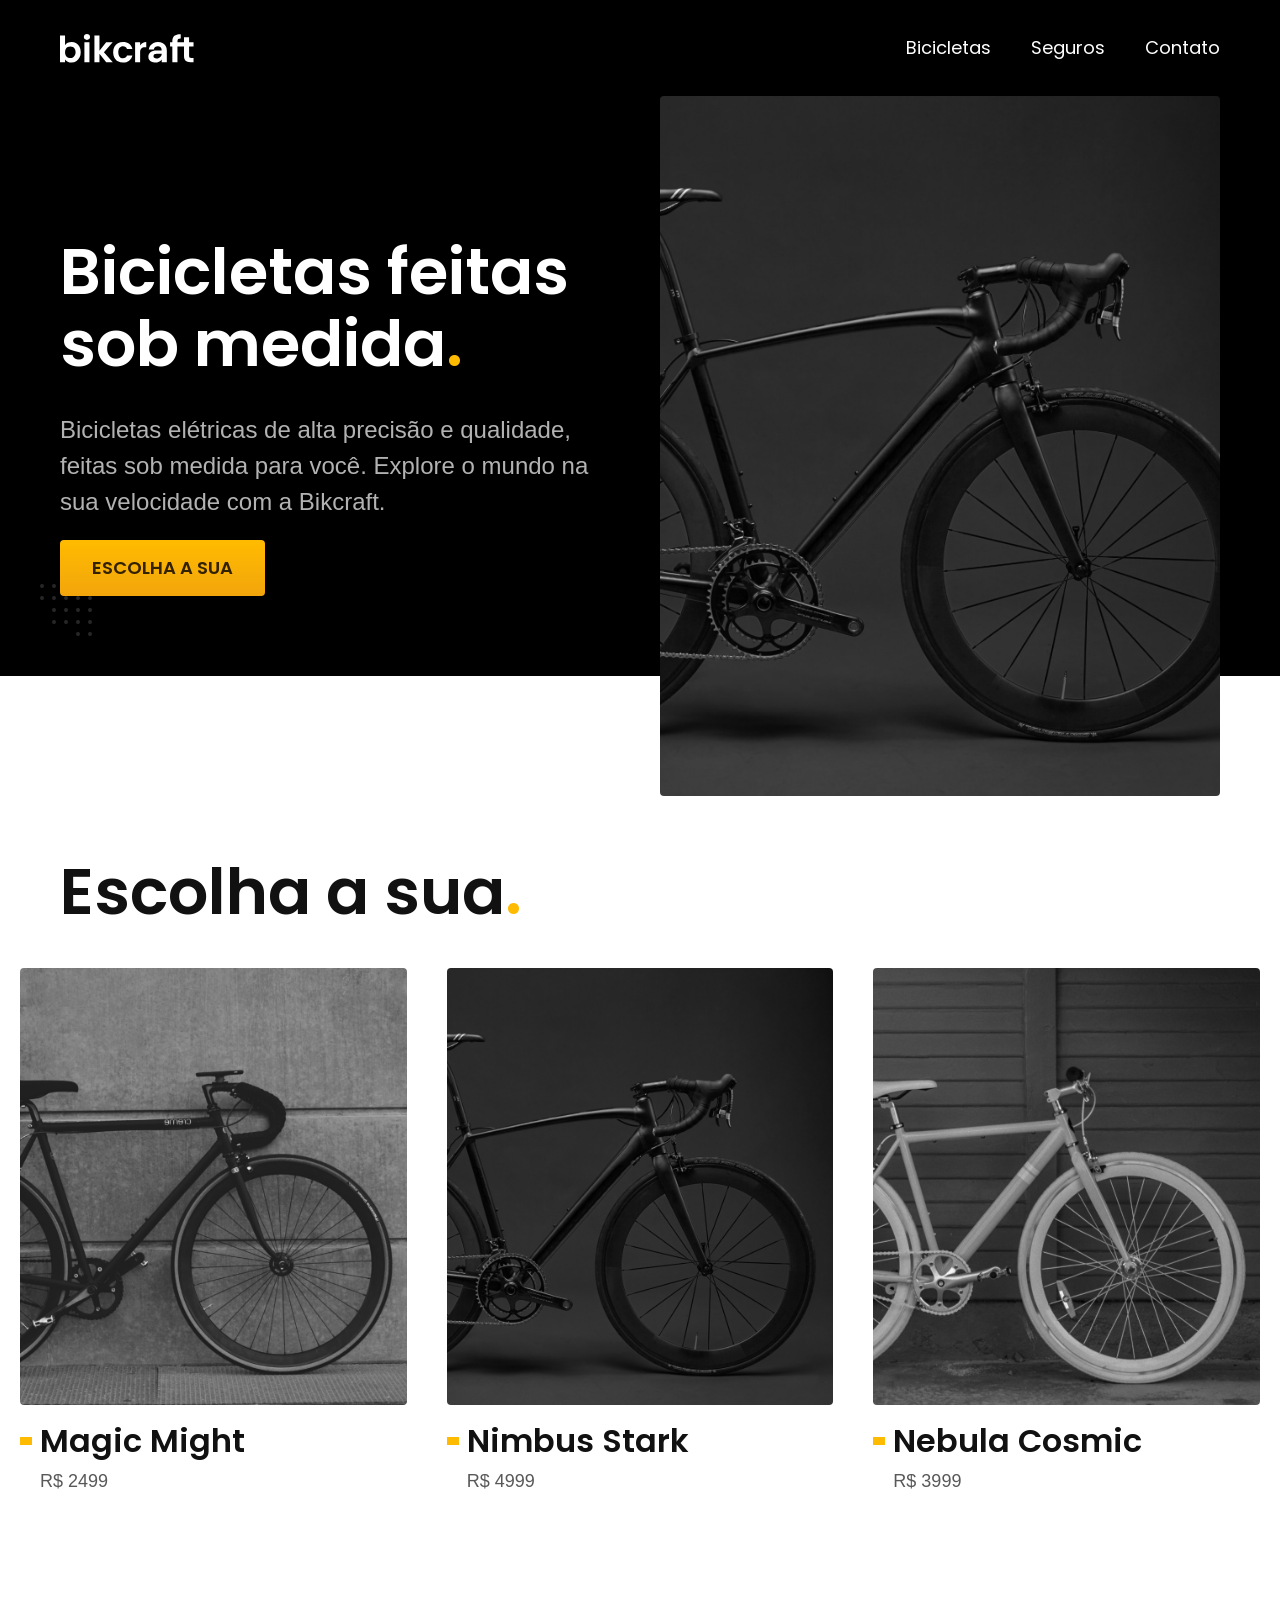
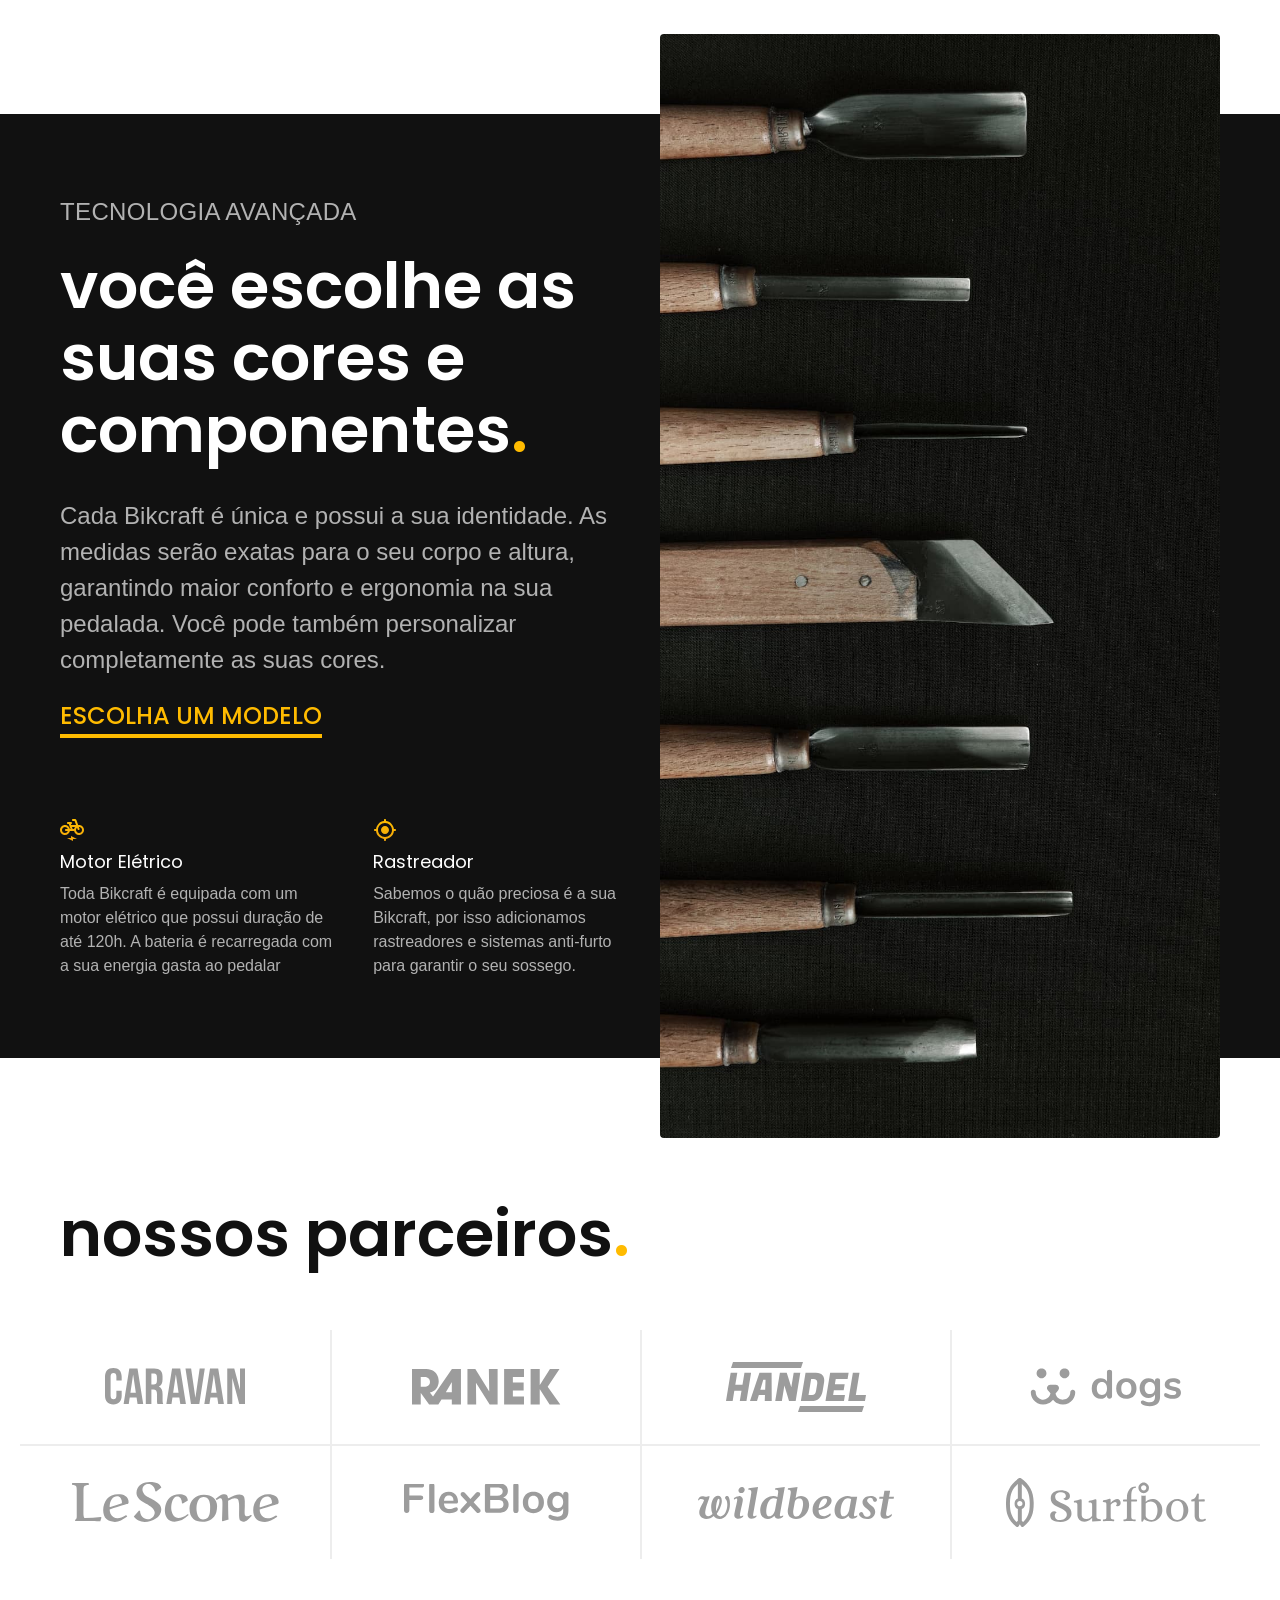
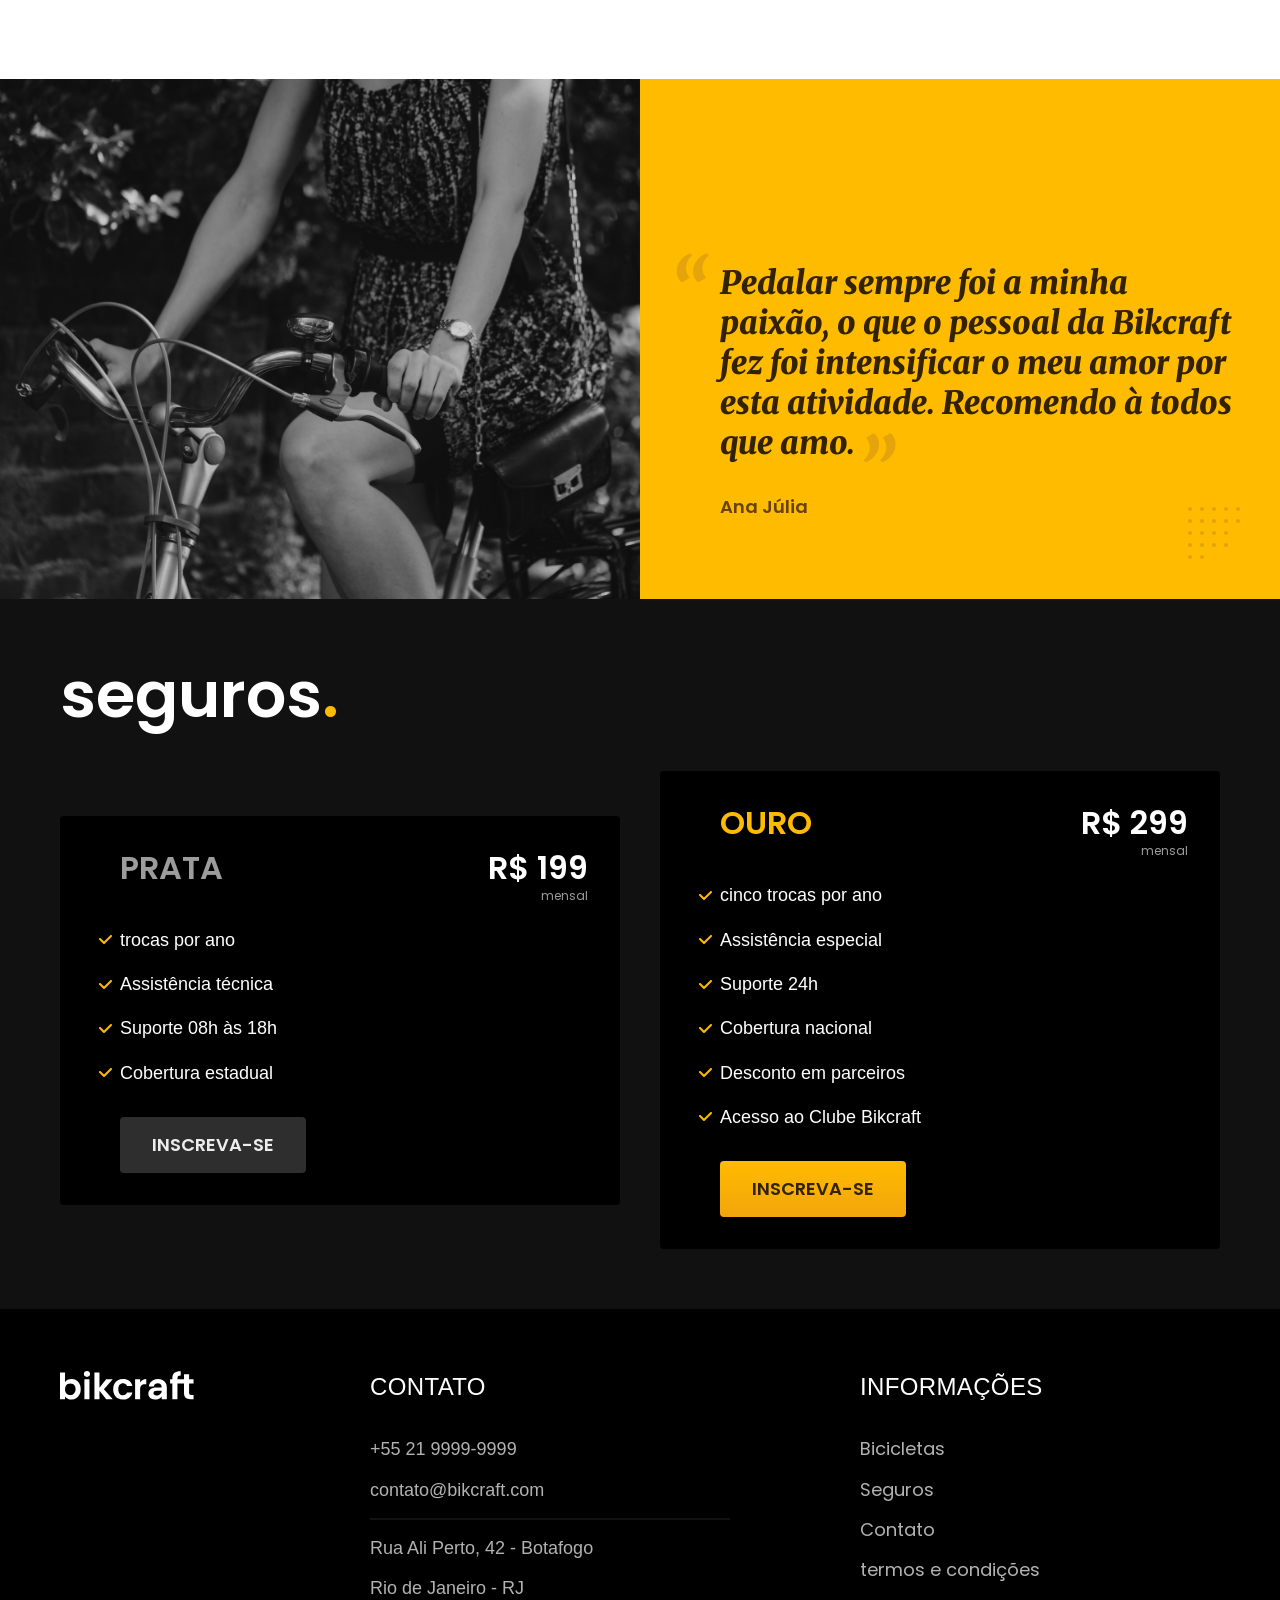
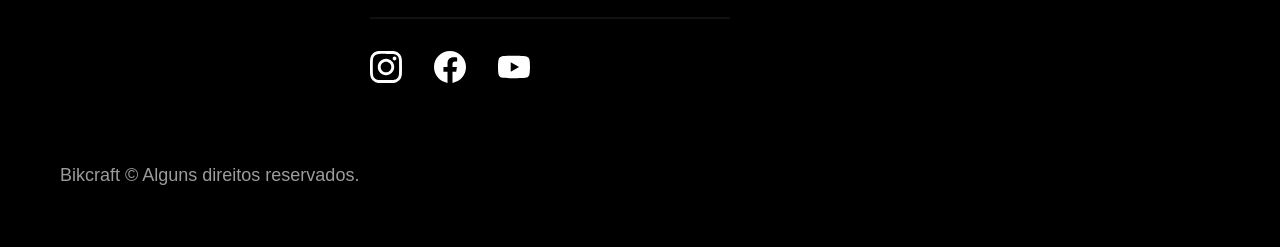
<file: index.html>
<!DOCTYPE html>
<html lang="pt-br">

<head>
    <meta charset="UTF-8">
    <meta name="viewport" content="width=device-width, initial-scale=1.0">
    <title>Bikcraft - Bicicletas Eletricas</title>
    <meta name="description" content="Bicicletas elétricas de alta precisão e qualidade, feitas sob medida para você. 
    Explore o mundo na sua velocidade com a Bikcraft.">

   <link rel="icon" href="./favicon.svg" type="image/svg+xml">

  <link rel="preload" href="./css/style.min.css" as="style">

    <link rel="stylesheet" href="./css/style.min.css">

    <link rel="preconnect" href="https://fonts.googleapis.com">
    <link rel="preconnect" href="https://fonts.gstatic.com" crossorigin>
    <link href="https://fonts.googleapis.com/css2?family=Merriweather:ital,
    wght@1, 900&family=Poppins:wght@400;600& family=Roboto:wght@400;500&
    display=swap" rel="stylesheet">

 <script>document.documentElement.classList.add('js');</script>
</head>

<body>
    <header class="header-bg">
        <div class="header container">
        <a href="./">
            <img src="./img/bikcraft.svg" width="136" height="32" alt="Bikcraft">
        </a>

        <nav aria-label="primaria">
            <ul class="header-menu font-1-m cor-0">
                <li><a href="./bicicletas.html">Bicicletas</a></li>
                <li><a href="./seguros.html">Seguros</a></li>
                <li><a href="./contato.html">Contato</a></li>
            </ul>
        </nav>
        </div>
    </header>

    <main class="introducao-bg">
        <div class="introducao container">
            <div class="introducao-conteudo">
             <h1 class="font-1-xxl cor-0 fadeInDown" data-anime="200">Bicicletas feitas sob medida<span class="cor-p1">.</span></h1>
             <p class="font-2-l cor-5 fadeInDown" data-anime="400">Bicicletas elétricas de alta precisão e qualidade, feitas sob medida para você.
                 Explore o mundo na sua velocidade com a Bikcraft.</p>
                 <a class="botao fadeInDown" data-anime="600"  href="./bicicletas.html">Escolha a sua</a>
            </div>

            <picture data-anime="800" class="fadeInDown">
                <source media="(max-width: 800px)" srcset="./img/bicicletas/nimbus.jpg">
                <img src="./img/fotos/introducao.jpg" width="1280" height="1600" alt="Bicicleta eletrica preta">
            </picture>
            
        </div>
    </main>

    <article class="bicicletas-lista">
    <h2 class="container font-1-xxl">Escolha a sua<span class="cor-p1">.</span></h2>

    <ul>
        <li>
            <a href="./bicicletas/magic.html">
                <img src="./img/bicicletas/magic-home.jpg" width="920" height="1040" alt="bicicleta preta">
                <h3 class="font-1-xl">Magic Might</h3>
                <span class="font-2-m cor-8">R$ 2499</span>
            </a>
        </li>
        <li>
            <a href="./bicicletas/nimbus.html">
                <img src="./img/bicicletas/nimbus-home.jpg" width="920" height="1040" alt="bicicleta preta">
                <h3 class="font-1-xl">Nimbus Stark</h3>
                <span class="font-2-m cor-8">R$ 4999</span>
            </a>
        </li>
        <li>
            <a href="./bicicletas/nebula.html">
                <img src="./img/bicicletas/nebula-home.jpg" width="920" height="1040" alt="bicicleta preta">
                <h3 class="font-1-xl">Nebula Cosmic</h3>
                <span class="font-2-m cor-8">R$ 3999</span>
            </a>
        </li>
    </ul>
    </article>
    
    <article class="tecnologia-bg">
        <div class="tecnologia container">
            <div class="tecnologia-conteudo">
                <span class="font-2-l-b cor-5">Tecnologia Avançada</span>
                <h2 class="font-1-xxl cor-0 ">você escolhe as suas cores e componentes<span class="cor-p1">.</span></h2>
                <p class="font-2-l cor-5">Cada Bikcraft é única e possui a sua identidade.
                   As medidas serão exatas para o seu corpo e altura,
                   garantindo maior conforto e ergonomia na sua pedalada.
                   Você pode também personalizar completamente as suas cores.</p>
                   <a class="link" href="./bicicletas.html">Escolha um modelo</a>
                <div class="tecnologia-vantagens">
                <div>
                    <img src="./img/icones/eletrica.svg" width="24" height="24" alt="">
                    <h3 class="font-1-m cor-0">Motor Elétrico</h3>
                    <p class="font-2-s cor-5">Toda Bikcraft é equipada com um motor elétrico que possui duração de até 120h.
                            A bateria é recarregada com a sua energia gasta ao pedalar</p>
                    </div>
                    <div>
                        <img src="./img/icones/rastreador.svg" width="24" height="24" alt="">
                        <h3 class="font-1-m cor-0">Rastreador</h3>
                        <p class="font-2-s cor-5">Sabemos o quão preciosa é a sua Bikcraft,
                                por isso adicionamos rastreadores e sistemas
                                anti-furto para garantir o seu sossego.</p>
                        </div>
                    </div>
                    </div>
                <div class="tecnologia-imagem">
                    <img src="./img/fotos/tecnologia.jpg" width="1200" height="1920" alt="">
                </div>
        </div>
    </article>

    <section class="parceiros" aria-label="Nossos parceiros">
        <h2 class="container font-1-xxl">nossos parceiros<span class="cor-p1">.</span></h2>
   
    <ul>
        <li><img src="./img/parceiros/caravan.svg" width="140" height="38" alt="caravan"></li>
        <li><img src="./img/parceiros/ranek.svg" width="149" height="36" alt="ranek"></li>
        <li><img src="./img/parceiros/handel.svg" width="140" height="50" alt="handel"></li>
        <li><img src="./img/parceiros/dogs.svg" width="152" height="39" alt="dogs"></li>
        <li><img src="./img/parceiros/lescone.svg" width="208" height="41" alt="lescone"></li>
        <li><img src="./img/parceiros/flexblog.svg" width="165" height="38" alt="flexblog"></li>
        <li><img src="./img/parceiros/wildbeast.svg" width="196" height="34" alt="wildbeast"></li>
        <li><img src="./img/parceiros/surfbot.svg" width="200" height="49" alt="surfbot"></li>
    </ul>
    </section>

    <section class="depoimento" aria-label="Depoimento">
        <div>
            <img src="./img/fotos/depoimento.jpg" width="1560" height="1360" alt="pessoa pedalando uma bicicleta bikcraft">
        </div>
        <div class="depoimento-conteudo">
            <blockquote class="font-1-xl cor-p5">
                <p>Pedalar sempre foi a minha paixão, o que o pessoal da Bikcraft fez
                     foi intensificar o meu amor por esta atividade. Recomendo à todos que amo.</p>
            </blockquote>
            <span class="font-1-m-b cor-p4">Ana Júlia</span>
        </div>
    </section>

    <article class="seguros-bg">
        <div class="seguros container">
          <h2 class="font-1-xxl cor-0 ">seguros<span class="cor-p1">.</span></h2>
          <div class="seguros-item">
            <h3 class="font-1-xl cor-6">PRATA</h3>
            <span class="font-1-xl cor-0">R$ 199 <span class="font-1-xs cor-6">mensal</span></span>
            <ul class="font-2-m cor-0">
                <li> trocas por ano </li> 
                <li> Assistência técnica </li>
                <li> Suporte 08h às 18h </li>
                <li> Cobertura estadual </li>
            </ul>
            <a class="botao secundario" href="./orcamento.html">Inscreva-se</a>
          </div>

        <div class="seguros-item">
            <h3 class="font-1-xl cor-p1">OURO</h3>
            <span class="font-1-xl cor-0">R$ 299 <span class="font-1-xs cor-6">mensal</span></span>
            <ul class="font-2-m cor-0">
                <li> cinco trocas por ano </li> 
                <li> Assistência especial </li>
                <li> Suporte 24h </li>
                <li> Cobertura nacional</li>
                <li> Desconto em parceiros</li>
                <li> Acesso ao Clube Bikcraft</li>
            </ul>
            <a class="botao" href="./orcamento.html">Inscreva-se</a>
          </div>
        </div>
    </article>

    <footer class="footer-bg">
        <div class="footer container">
            <img src="./img/bikcraft.svg" width="136" height="32" alt="Bikcraft">
            <div class="footer-contato">
                <h3 class="font-2-l-b cor-0">Contato</h3>
                <ul class="font-2-m cor-5">
                    <li><a href="tel:+552199999999">+55 21 9999-9999</a></li>
                    <li><a href="mailto:contato@bikcraft.com">contato@bikcraft.com</a></li>
                    <li>Rua Ali Perto, 42 - Botafogo</li>
                    <li>Rio de Janeiro - RJ</li>
                </ul>
                <div class="footer-redes">
                    <a href="./">
                        <img src="./img/redes/instagram.svg" width="32" height="32" alt="instagram">
                    </a>
                    <a href="./">
                        <img src="./img/redes/facebook.svg" width="32" height="32" alt="Facebook">
                    </a>
                    <a href="./">
                        <img src="./img/redes/youtube.svg" width="32" height="32" alt="Youtube">
                    </a>
                </div>
            </div>
                <div class="footer-informacoes">
                    <h3 class="font-2-l-b cor-0">Informações</h3>
                    <nav>
                        <ul class="font-1-m cor-5">
                            <li><a href="./bicicletas.html">Bicicletas</a></li>
                            <li><a href="./seguros.html">Seguros</a></li>
                            <li><a href="./contato.html">Contato</a></li>
                            <li><a href="./termos.html">termos e condições</a></li>
                        </ul>
                    </nav>
            </div>
            <p class="footer-copy font-2-m cor-6">Bikcraft © Alguns direitos reservados.</p>
        </div>
    </footer>

    <script src="./js/plugins/simple-anime.js"></script>
    <script src="./js/script.js"></script>
</body>

</html>
</file>
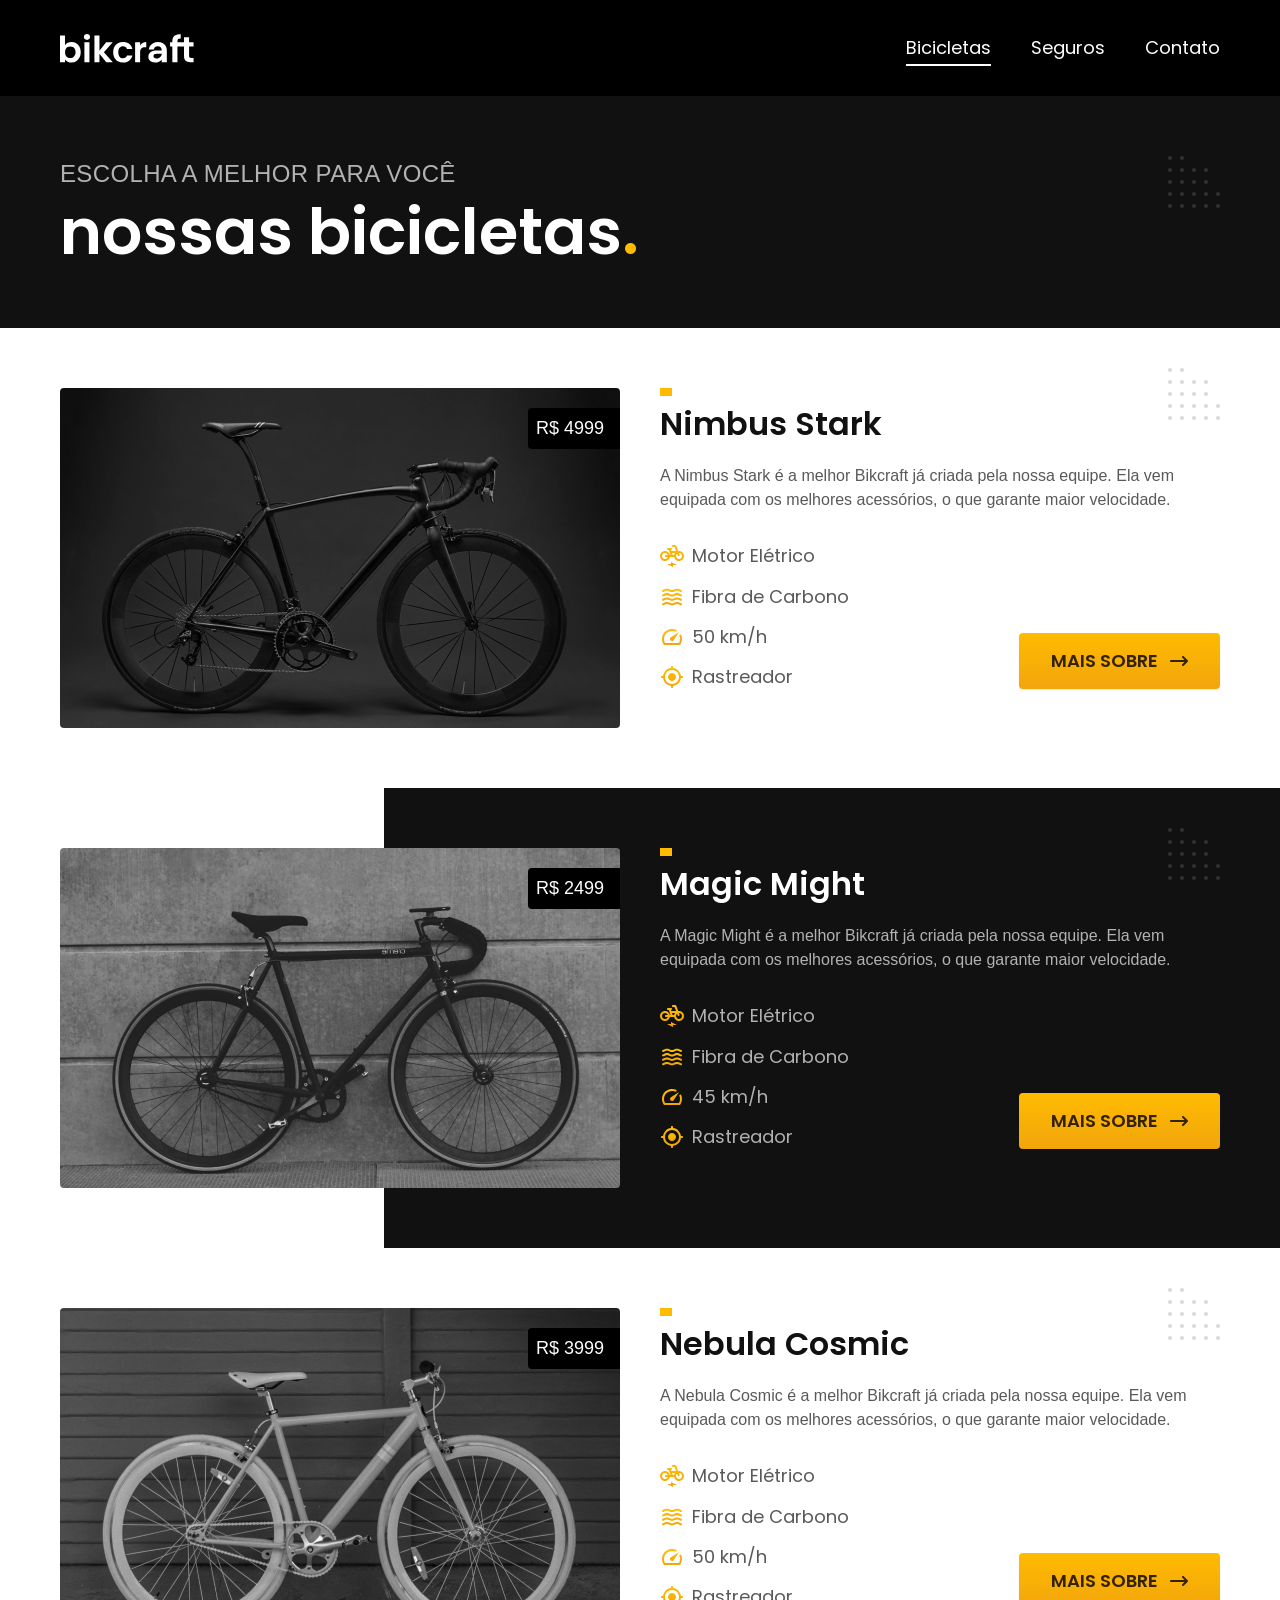
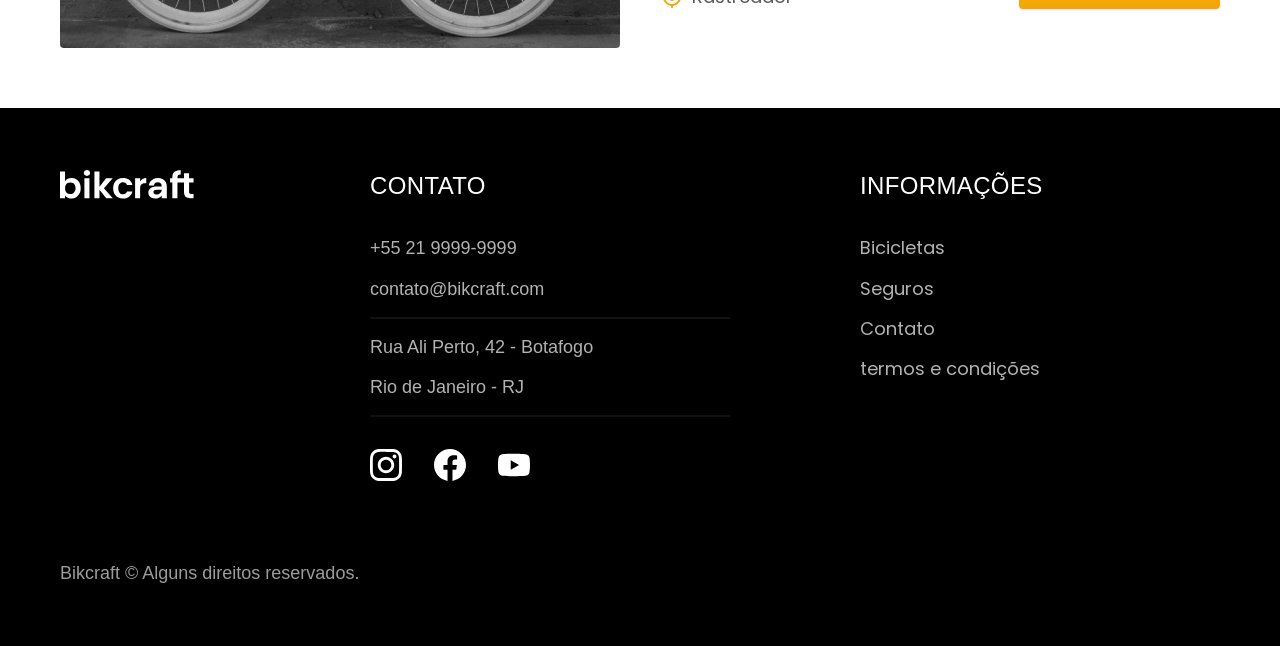
<file: bicicletas.html>
<!DOCTYPE html>
<html lang="pt-br">

<head>
    <meta charset="UTF-8">
    <meta name="viewport" content="width=device-width, initial-scale=1.0">
    <title>Bicicletas</title>
    <meta name="description" content="Bicicletas">

   <link rel="icon" href="./favicon.svg" type="image/svg+xml">

  <link rel="preload" href="./css/style.min.css" as="style">

    <link rel="stylesheet" href="./css/style.min.css">

    <link rel="preconnect" href="https://fonts.googleapis.com">
    <link rel="preconnect" href="https://fonts.gstatic.com" crossorigin>
    <link href="https://fonts.googleapis.com/css2?family=Merriweather:ital,
    wght@1, 900&family=Poppins:wght@400;600& family=Roboto:wght@400;500&
    display=swap" rel="stylesheet">

 <script>document.documentElement.classList.add('js');</script>
</head>
<body id="bicicletas">
    <header class="header-bg">
        <div class="header container">
        <a href="./">
            <img src="./img/bikcraft.svg" alt="Bikcraft">
        </a>

        <nav aria-label="primaria">
            <ul class="header-menu font-1-m cor-0">
                <li><a href="./bicicletas.html">Bicicletas</a></li>
                <li><a href="./seguros.html">Seguros</a></li>
                <li><a href="./contato.html">Contato</a></li>
            </ul>
        </nav>
        </div>
    </header>

    <main>
        <div class="titulo-bg">
            <div class="titulo container">
                <p class="font-2-l-b cor-5">Escolha a melhor para você</p>
                <h1 class="font-1-xxl cor-0">nossas bicicletas<span class="cor-p1">.</span></h1>
            </div> 
        
        </div>
    
            <div class="bicicletas container">
                <div class="bicicletas-imagem">
                    <img src="./img/bicicletas/nimbus.jpg" alt="Bicicleta preta">
                    <span class="font-2-m cor-0">R$ 4999</span>
                </div>
                <div class="bicicletas-conteudo">
                    <h2 class="font-1-xl">Nimbus Stark</h2>
                    <p class="font-2-s cor-8">A Nimbus Stark é a melhor Bikcraft já criada pela nossa equipe. 
                        Ela vem equipada com os melhores acessórios, o que garante maior velocidade.</p>
                    <ul class="font-1-m cor-8">
                        <li>
                            <img src="./img/icones/eletrica.svg" alt="">
                            Motor Elétrico
                        </li>
                           <li>
                            <img src="./img/icones/carbono.svg" alt="">
                            Fibra de Carbono
                        </li>
                           <li>
                            <img src="./img/icones/velocidade.svg" alt="">
                            50 km/h
                        </li>
                           <li>
                            <img src="./img/icones/rastreador.svg" alt="">
                            Rastreador
                        </li>
                    </ul>
                    <a class="botao seta" href="./bicicletas/nimbus.html">Mais Sobre</a>
                </div>
            </div>

        <div class="bicicletas-bg">
            <div class="bicicletas container">
                <div class="bicicletas-imagem">
                    <img src="./img/bicicletas/magic.jpg" alt="Bicicleta preta">
                    <span class="font-2-m cor-0">R$ 2499</span>
                </div>
                <div class="bicicletas-conteudo">
                    <h2 class="font-1-xl cor-0">Magic Might</h2>
                    <p class="font-2-s cor-5">A Magic Might é a melhor Bikcraft já criada pela nossa equipe. 
                        Ela vem equipada com os melhores acessórios, o que garante maior velocidade.</p>
                    <ul class="font-1-m cor-5">
                        <li>
                            <img src="./img/icones/eletrica.svg" alt="">
                            Motor Elétrico
                        </li>
                           <li>
                            <img src="./img/icones/carbono.svg" alt="">
                            Fibra de Carbono
                        </li>
                           <li>
                            <img src="./img/icones/velocidade.svg" alt="">
                            45 km/h
                        </li>
                           <li>
                            <img src="./img/icones/rastreador.svg" alt="">
                            Rastreador
                        </li>
                    </ul>
                    <a class="botao seta" href="./bicicletas/magic.html">Mais Sobre</a>
                </div>
            </div>
        </div>
       
            <div class="bicicletas container">
                <div class="bicicletas-imagem">
                    <img src="./img/bicicletas/nebula.jpg" alt="Bicicleta preta">
                    <span class="font-2-m cor-0">R$ 3999</span>
                </div>
                <div class="bicicletas-conteudo">
                    <h2 class="font-1-xl">Nebula Cosmic</h2>
                    <p class="font-2-s cor-8">A Nebula Cosmic é a melhor Bikcraft já criada pela nossa equipe. 
                        Ela vem equipada com os melhores acessórios, o que garante maior velocidade.</p>
                    <ul class="font-1-m cor-8">
                        <li>
                            <img src="./img/icones/eletrica.svg" alt="">
                            Motor Elétrico
                        </li>
                           <li>
                            <img src="./img/icones/carbono.svg" alt="">
                            Fibra de Carbono
                        </li>
                           <li>
                            <img src="./img/icones/velocidade.svg" alt="">
                            50 km/h
                        </li>
                           <li>
                            <img src="./img/icones/rastreador.svg" alt="">
                            Rastreador
                        </li>
                    </ul>
                    <a class="botao seta" href="./bicicletas/nebula.html">Mais Sobre</a>
                </div>
            </div>

    </main>

    <footer class="footer-bg">
        <div class="footer container">
            <img src="./img/bikcraft.svg" alt="Bikcraft">
            <div class="footer-contato">
                <h3 class="font-2-l-b cor-0">Contato</h3>
                <ul class="font-2-m cor-5">
                    <li><a href="tel:+552199999999">+55 21 9999-9999</a></li>
                    <li><a href="mailto:contato@bikcraft.com">contato@bikcraft.com</a></li>
                    <li>Rua Ali Perto, 42 - Botafogo</li>
                    <li>Rio de Janeiro - RJ</li>
                </ul>
                <div class="footer-redes">
                    <a href="./">
                        <img src="./img/redes/instagram.svg" alt="instagram">
                    </a>
                    <a href="./">
                        <img src="./img/redes/facebook.svg" alt="Facebook">
                    </a>
                    <a href="./">
                        <img src="./img/redes/youtube.svg" alt="Youtube">
                    </a>
                </div>
            </div>
                <div class="footer-informacoes">
                    <h3 class="font-2-l-b cor-0">Informações</h3>
                    <nav>
                        <ul class="font-1-m cor-5">
                            <li><a href="./bicicletas.html">Bicicletas</a></li>
                            <li><a href="./seguros.html">Seguros</a></li>
                            <li><a href="./contato.html">Contato</a></li>
                            <li><a href="./termos.html">termos e condições</a></li>
                        </ul>
                    </nav>
            </div>
            <p class="footer-copy font-2-m cor-6">Bikcraft © Alguns direitos reservados.</p>
        </div>
    </footer>

    <script src="./js/script.js"></script>
</body>

</html>
</file>
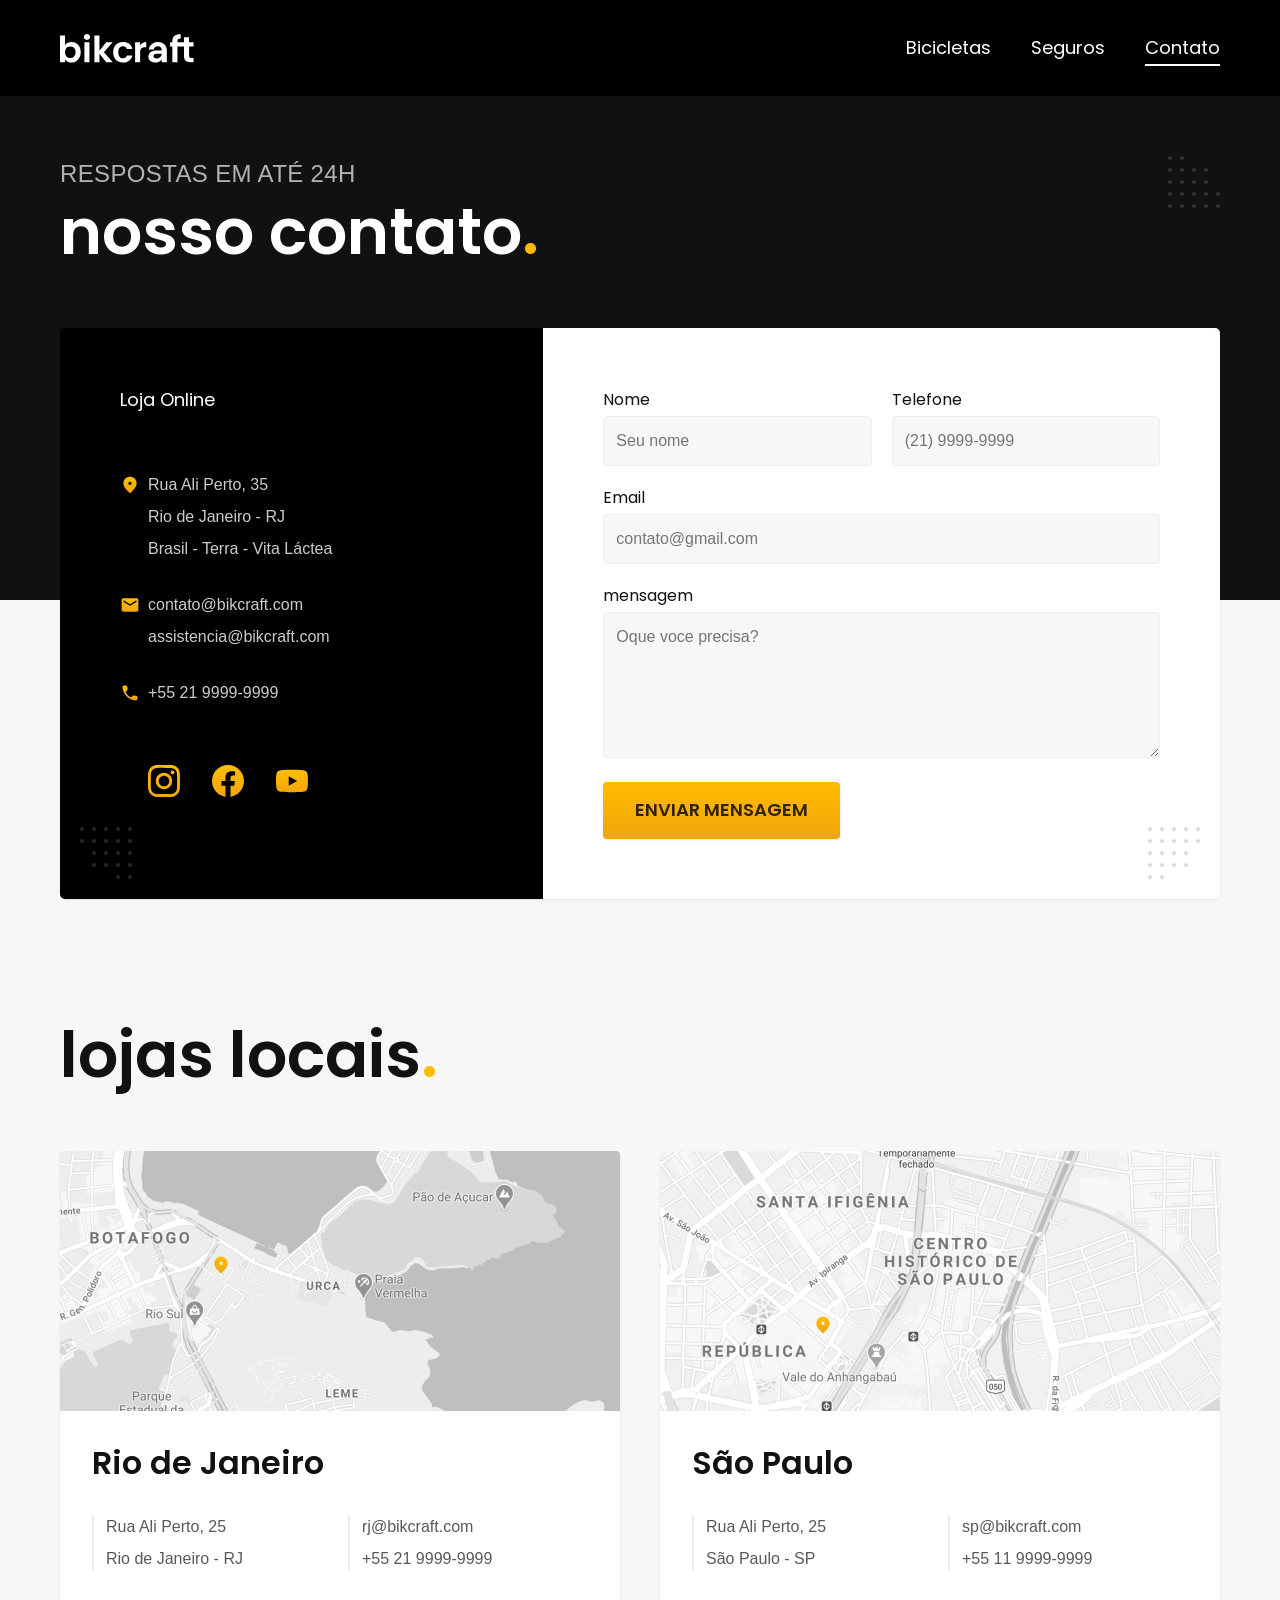
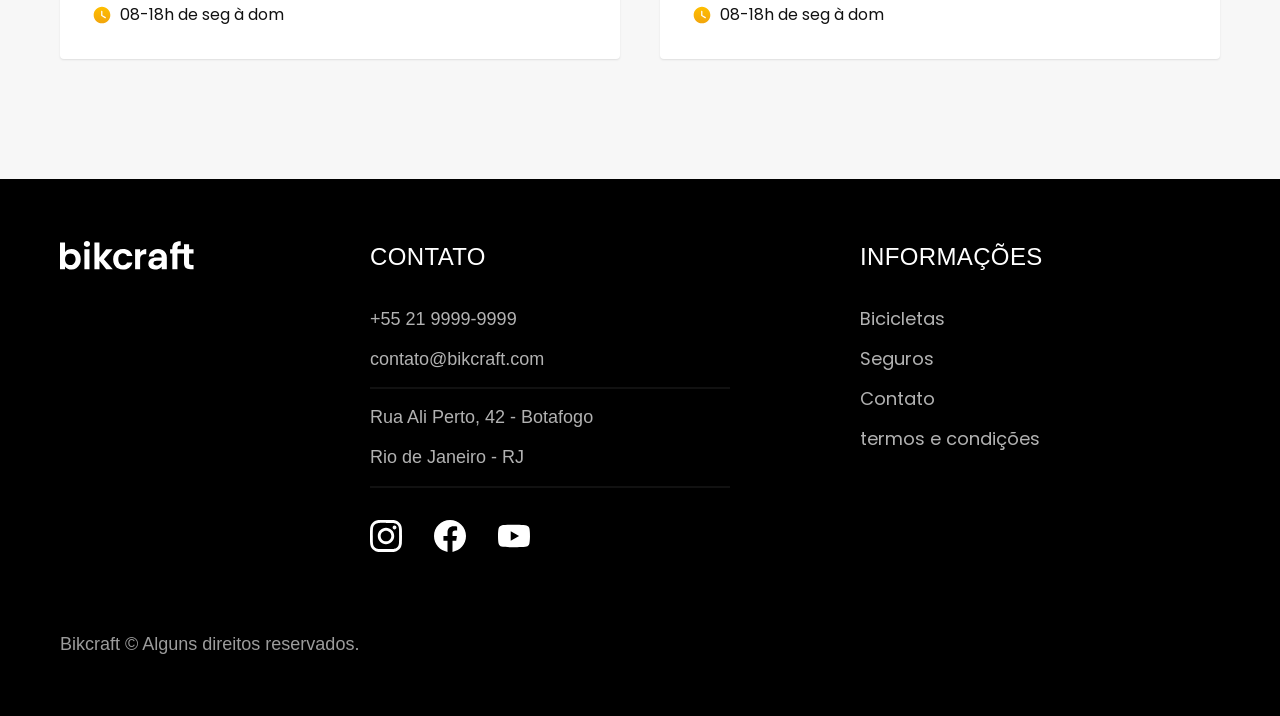
<file: contato.html>
<!DOCTYPE html>
<html lang="pt-br">

<head>
    <meta charset="UTF-8">
    <meta name="viewport" content="width=device-width, initial-scale=1.0">
    <title>Contato Bikcraft</title>
    <meta name="description" content="contato.">

   <link rel="icon" href="./favicon.svg" type="image/svg+xml">

  <link rel="preload" href="./css/style.min.css" as="style">

    <link rel="stylesheet" href="./css/style.min.css">

    <link rel="preconnect" href="https://fonts.googleapis.com">
    <link rel="preconnect" href="https://fonts.gstatic.com" crossorigin>
    <link href="https://fonts.googleapis.com/css2?family=Merriweather:ital,
    wght@1, 900&family=Poppins:wght@400;600& family=Roboto:wght@400;500&
    display=swap" rel="stylesheet">

 <script>document.documentElement.classList.add('js');</script>
</head>
<body id="contato">
    <header class="header-bg">
        <div class="header container">
        <a href="./">
            <img src="./img/bikcraft.svg" alt="Bikcraft">
        </a>

        <nav aria-label="primaria">
            <ul class="header-menu font-1-m cor-0">
                <li><a href="./bicicletas.html">Bicicletas</a></li>
                <li><a href="./seguros.html">Seguros</a></li>
                <li><a href="./contato.html">Contato</a></li>
            </ul>
        </nav>
        </div>
    </header>

    <main>
        <div class="titulo-bg">
            <div class="titulo container">
                <p class="font-2-l-b cor-5">Respostas em até 24h</p>
                <h1 class="font-1-xxl cor-0">nosso contato<span class="cor-p1">.</span></h1>
            </div> 
        </div>
    
    <div class="contato container">
        <section class="contato-dados" aria-label="Endereço">
            <h2 class="font-1-m cor-0">Loja Online</h2>
            <div class="contato-endereco font-2-s cor-4">
                <p>Rua Ali Perto, 35</p>
                <p>Rio de Janeiro - RJ</p>
                <p>Brasil - Terra - Vita Láctea</p>
            </div>
            <address class="contato-meios font-2-s cor-4">
                <a href="mailto:contato@bikcraft.com">contato@bikcraft.com</a>
                <a href="mailto:assistencia@bikcraft.com">assistencia@bikcraft.com</a>
                <a href="tel:+552199999999">+55 21 9999-9999</a>
            </address>
            <div class="contato-redes">
                <a href="./">
                        <img src="./img/redes/instagram-p.svg" alt="instagram">
                    </a>
                    <a href="./">
                        <img src="./img/redes/facebook-p.svg" alt="Facebook">
                    </a>
                    <a href="./">
                        <img src="./img/redes/youtube-p.svg" alt="Youtube">
                 </a>
            </div>
        </section>
        <section class="contato-formulario" aria-label="Formulário">
            <form class="form" action="./contato.html">
                <div>
                    <label for="nome">Nome</label>
                    <input type="text" id="nome" name="nome" placeholder="Seu nome">
                </div>
                <div>
                    <label for="telefone">Telefone</label>
                    <input type="text" id="telefone" name="telefone" placeholder="(21) 9999-9999">
                </div>
                <div class="col-2">
                    <label for="email">Email</label>
                    <input type="email" id="email" name="email" placeholder="contato@gmail.com">
                </div>
                <div class="col-2">
                    <label for="mensagem">mensagem</label>
                    <textarea rows="5" id="mensagem" name="mensagem" placeholder="Oque voce precisa?"
                    ></textarea>
                </div>
                <button class="botao col-2">Enviar mensagem</button>
            </form>
        </section>
    </div>
    </main>

    <article class="lojas container">
        <h2 class="font-1-xxl">lojas locais<span class="cor-p1">.</span></h2>
        <div class="lojas-item">
            <img src="./img/lojas/rj.jpg" alt="mapa marcando o endererco da rua ali perto, 25 - Rio de janeiro - RJ">
        <div class="lojas-conteudo">
        <h3 class="font-1-xl">Rio de Janeiro</h3>
        <div class="lojas-dados font-2-s cor-8">
            <p>Rua Ali Perto, 25</p>
            <p>Rio de Janeiro - RJ</p>
        </div>
         <div class="lojas-dados font-2-s cor-8">
          <a href="mailto:rj@bikcraft.com">rj@bikcraft.com</a>
          <a href="tel:+552199999999">+55 21 9999-9999</a>
        </div>
        <p class="lojas-tempo font-1-s"><img src="./img/icones/horario.svg" alt="">  08-18h de seg à dom</p>
        </div>
        </div>

        <div class="lojas-item">
            <img src="./img/lojas/sp.jpg" alt="mapa marcando o endererco da rua ali perto, 25 - São Paulo - SP">
        <div class="lojas-conteudo">
        <h3 class="font-1-xl">São Paulo</h3>    
        <div class="lojas-dados font-2-s cor-8">
            <p>Rua Ali Perto, 25</p>
            <p>São Paulo - SP</p>
        </div>
         <div class="lojas-dados font-2-s cor-8">
          <a href="mailto:sp@bikcraft.com">sp@bikcraft.com</a>
          <a href="tel:+551199999999">+55 11 9999-9999</a>
        </div>
        <p class="lojas-tempo font-1-s"><img src="./img/icones/horario.svg" alt="">  08-18h de seg à dom</p>
        </div>
        </div>
    </article>

    <footer class="footer-bg">
        <div class="footer container">
            <img src="./img/bikcraft.svg" alt="Bikcraft">
            <div class="footer-contato">
                <h3 class="font-2-l-b cor-0">Contato</h3>
                <ul class="font-2-m cor-5">
                    <li><a href="tel:+552199999999">+55 21 9999-9999</a></li>
                    <li><a href="mailto:contato@bikcraft.com">contato@bikcraft.com</a></li>
                    <li>Rua Ali Perto, 42 - Botafogo</li>
                    <li>Rio de Janeiro - RJ</li>
                </ul>
                <div class="footer-redes">
                    <a href="./">
                        <img src="./img/redes/instagram.svg" alt="instagram">
                    </a>
                    <a href="./">
                        <img src="./img/redes/facebook.svg" alt="Facebook">
                    </a>
                    <a href="./">
                        <img src="./img/redes/youtube.svg" alt="Youtube">
                    </a>
                </div>
            </div>
                <div class="footer-informacoes">
                    <h3 class="font-2-l-b cor-0">Informações</h3>
                    <nav>
                        <ul class="font-1-m cor-5">
                            <li><a href="./bicicletas.html">Bicicletas</a></li>
                            <li><a href="./seguros.html">Seguros</a></li>
                            <li><a href="./contato.html">Contato</a></li>
                            <li><a href="./termos.html">termos e condições</a></li>
                        </ul>
                    </nav>
            </div>
            <p class="footer-copy font-2-m cor-6">Bikcraft © Alguns direitos reservados.</p>
        </div>
    </footer>

    <script src="./js/script.js"></script>
</body>

</html>
</file>
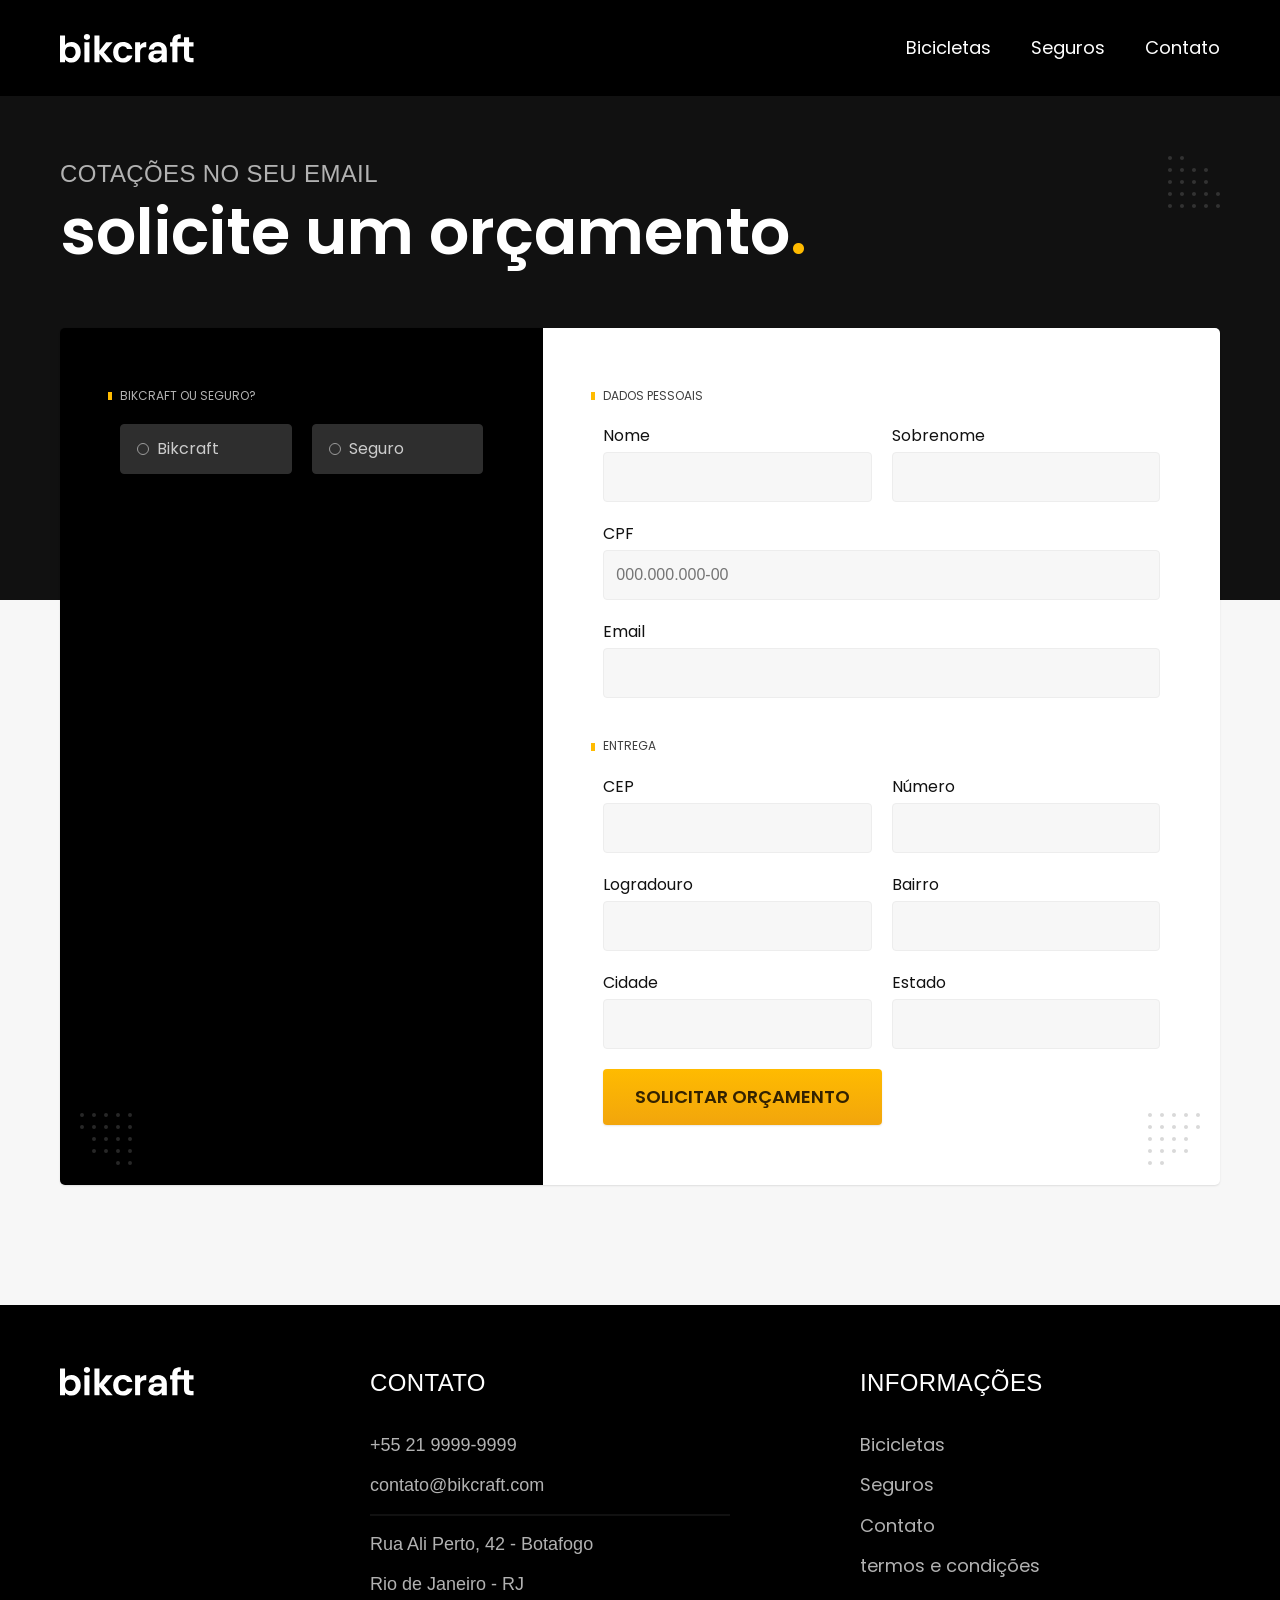
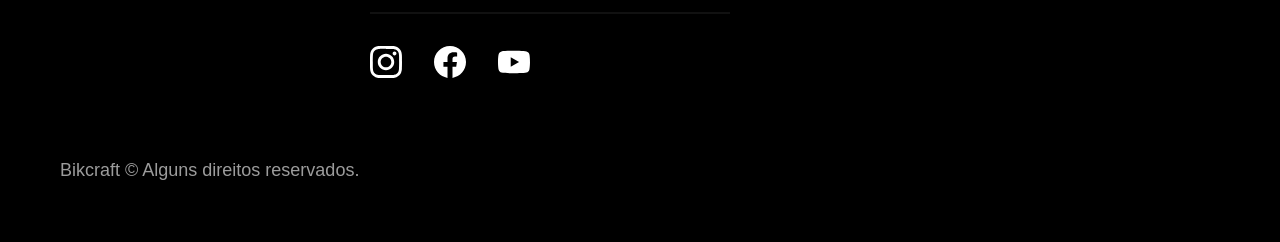
<file: orcamento.html>
<!DOCTYPE html>
<html lang="pt-br">

<head>
    <meta charset="UTF-8">
    <meta name="viewport" content="width=device-width, initial-scale=1.0">
    <title>Orçamento Bikcraft</title>
    <meta name="description" content="Orçamento.">

   <link rel="icon" href="./favicon.svg" type="image/svg+xml">

  <link rel="preload" href="./css/style.min.css" as="style">

    <link rel="stylesheet" href="./css/style.min.css">

    <link rel="preconnect" href="https://fonts.googleapis.com">
    <link rel="preconnect" href="https://fonts.gstatic.com" crossorigin>
    <link href="https://fonts.googleapis.com/css2?family=Merriweather:ital,
    wght@1, 900&family=Poppins:wght@400;600& family=Roboto:wght@400;500&
    display=swap" rel="stylesheet">

 <script>document.documentElement.classList.add('js');</script>
</head>
<body id="orcamento">
    <header class="header-bg">
        <div class="header container">
        <a href="./">
            <img src="./img/bikcraft.svg" alt="Bikcraft">
        </a>

        <nav aria-label="primaria">
            <ul class="header-menu font-1-m cor-0">
                <li><a href="./bicicletas.html">Bicicletas</a></li>
                <li><a href="./seguros.html">Seguros</a></li>
                <li><a href="./contato.html">Contato</a></li>
            </ul>
        </nav>
        </div>
    </header>

    <main>
        <div class="titulo-bg">
            <div class="titulo container">
                <p class="font-2-l-b cor-5">Cotações no seu email</p>
                <h1 class="font-1-xxl cor-0">solicite um orçamento<span class="cor-p1">.</span></h1>
            </div> 
        </div>
    
    <form class="orcamento container" action="./">
        <div class="orcamento-produto">
            <h2 class="font-1-xs cor-5">Bikcraft ou Seguro?</h2>

            <input type="radio" name="tipo" value="bikcraft" id="bikcraft"> 
            <label for="bikcraft">Bikcraft</label>

            <input type="radio" name="tipo" value="seguro" id="seguro"> 
            <label for="seguro">Seguro</label>

        <div class="orcamento-conteudo" id="orcamento-bikcraft">
                <h2 class="font-1-xs cor-5">Escolha a sua</h2>

            <input type="radio" name="produto" value="nimbus" id="nimbus"> 
            <label for="nimbus">Nimbus Stark <span>R$ 4999</span></label>
            <div class="orcamento-detalhes">
                <ul class="font-1-xs cor-8">
                    <li><img src="./img/icones/eletrica.svg" alt="">Motor Elétrico</li>
                    <li><img src="./img/icones/carbono.svg" alt="">Fibra de carbono</li>
                    <li><img src="./img/icones/velocidade.svg" alt="">50 km/h</li>
                    <li><img src="./img/icones/rastreador.svg" alt="">Rastreador</li>
                </ul>
                <img src="./img/bicicletas/nimbus.jpg" alt="Bicicletas preta">
            </div>

            <input type="radio" name="produto" value="magic" id="magic"> 
            <label for="magic">Magic Might <span>R$ 2499</span></label>
              <div class="orcamento-detalhes">
                <ul class="font-1-xs cor-8">
                    <li><img src="./img/icones/eletrica.svg" alt="">Motor Elétrico</li>
                    <li><img src="./img/icones/carbono.svg" alt="">Fibra de carbono</li>
                    <li><img src="./img/icones/velocidade.svg" alt="">45 km/h</li>
                    <li><img src="./img/icones/rastreador.svg" alt="">Rastreador</li>
                </ul>
                <img src="./img/bicicletas/magic.jpg" alt="Bicicletas preta">
            </div>

            <input type="radio" name="produto" value="nebula" id="nebula"> 
            <label for="nebula">Nebula Cosmic <span>R$ 3999</span></label>
              <div class="orcamento-detalhes">
                <ul class="font-1-xs cor-8">
                    <li><img src="./img/icones/eletrica.svg" alt="">Motor Elétrico</li>
                    <li><img src="./img/icones/carbono.svg" alt="">Fibra de carbono</li>
                    <li><img src="./img/icones/velocidade.svg" alt="">40 km/h</li>
                    <li><img src="./img/icones/rastreador.svg" alt="">Rastreador</li>
                </ul>
                <img src="./img/bicicletas/nebula.jpg" alt="Bicicletas branca">
            </div>

        </div>
            
            <div class="orcamento-conteudo" id="orcamento-seguro">
                <h2 class="font-1-xs cor-5">Escolha o plano</h2>

            <input type="radio" name="produto" value="prata" id="prata"> 
            <label for="prata">Prata<span>R$ 199</span></label>

            <input type="radio" name="produto" value="ouro" id="ouro"> 
            <label for="ouro">Ouro<span>R$ 299</span></label>
            </div> 
        </div>

        <div class="orcamento-dados form">
            <h2 class="font-1-xs cor-9 col-2">dados pessoais</h2>
            <div>
                <label for="nome">Nome</label>
                <input type="text" id="nome" name="nome">
            </div>
            <div>
                <label for="sobrenome">Sobrenome</label>
                <input type="text" id="sobrenome" name="sobrenome">
            </div>
            <div class="col-2">
                <label for="cpf">CPF</label>
                <input type="text" id="cpf" name="cpf" placeholder="000.000.000-00">
            </div>
            <div class="col-2">
                <label for="email">Email</label>
                <input type="email" id="email" name="email">
            </div>
            <h2 class="font-1-xs cor-9 col-2">entrega</h2>
             <div>
                <label for="cep">CEP</label>
                <input type="text" id="cep" name="cep">
            </div>

            
             <div>
                <label for="numero">Número</label>
                <input type="text" id="numero" name="numero">
            </div>
             <div>
                <label for="logradouro">Logradouro</label>
                <input type="text" id="logradouro" name="logradouro">
            </div>
             <div>
                <label for="bairro">Bairro</label>
                <input type="text" id="bairro" name="bairro">
            </div>
            <div>
                <label for="cidade">Cidade</label>
                <input type="text" id="cidade" name="cidade">
            </div>
            <div>
                <label for="estado">Estado</label>
                <input type="text" id="estado" name="estado">
            </div>
            <button class="botao col-2">SOLICITAR ORçAMENTO</button>
        </div>
    </form>    
    </main>

    <footer class="footer-bg">
        <div class="footer container">
            <img src="./img/bikcraft.svg" alt="Bikcraft">
            <div class="footer-contato">
                <h3 class="font-2-l-b cor-0">Contato</h3>
                <ul class="font-2-m cor-5">
                    <li><a href="tel:+552199999999">+55 21 9999-9999</a></li>
                    <li><a href="mailto:contato@bikcraft.com">contato@bikcraft.com</a></li>
                    <li>Rua Ali Perto, 42 - Botafogo</li>
                    <li>Rio de Janeiro - RJ</li>
                </ul>
                <div class="footer-redes">
                    <a href="./">
                        <img src="./img/redes/instagram.svg" alt="instagram">
                    </a>
                    <a href="./">
                        <img src="./img/redes/facebook.svg" alt="Facebook">
                    </a>
                    <a href="./">
                        <img src="./img/redes/youtube.svg" alt="Youtube">
                    </a>
                </div>
            </div>
                <div class="footer-informacoes">
                    <h3 class="font-2-l-b cor-0">Informações</h3>
                    <nav>
                        <ul class="font-1-m cor-5">
                            <li><a href="./bicicletas.html">Bicicletas</a></li>
                            <li><a href="./seguros.html">Seguros</a></li>
                            <li><a href="./contato.html">Contato</a></li>
                            <li><a href="./termos.html">termos e condições</a></li>
                        </ul>
                    </nav>
            </div>
            <p class="footer-copy font-2-m cor-6">Bikcraft © Alguns direitos reservados.</p>
        </div>
    </footer>

    <script src="./js/script.js"></script>
</body>

</html>
</file>
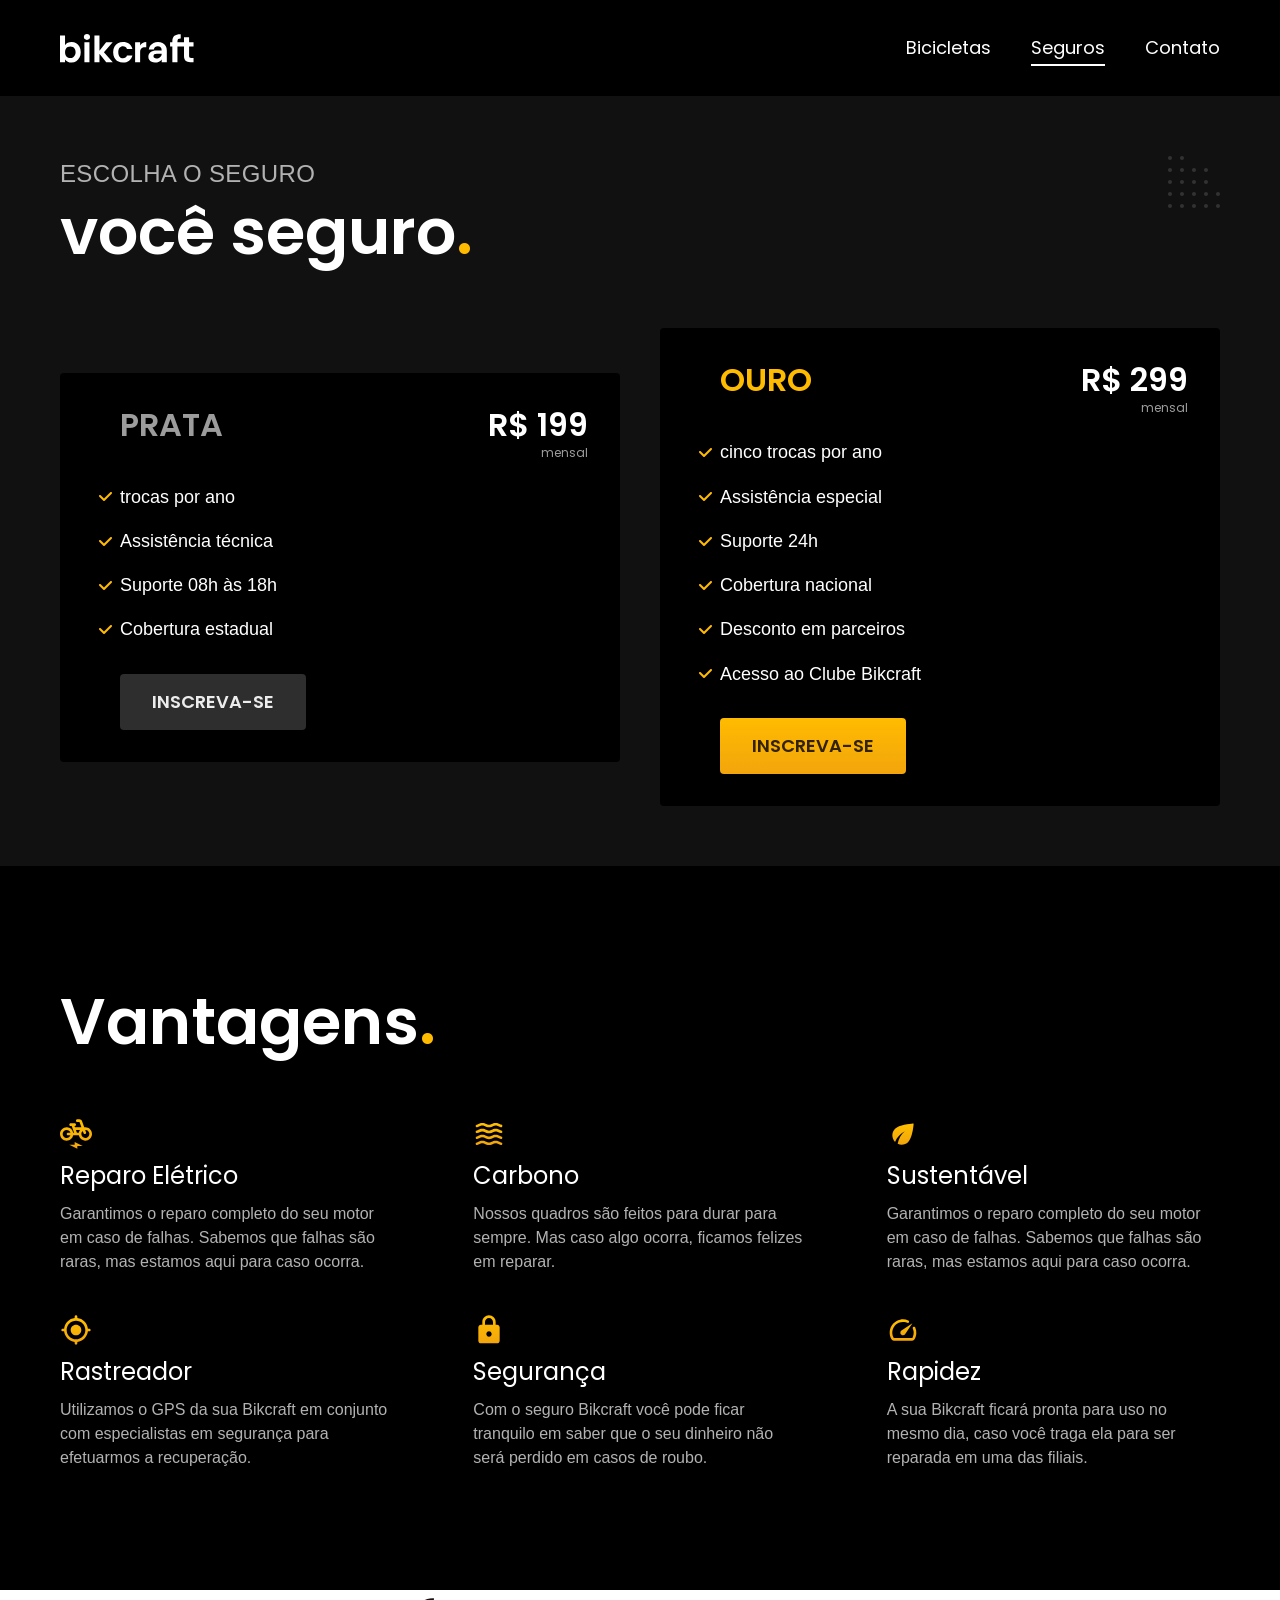
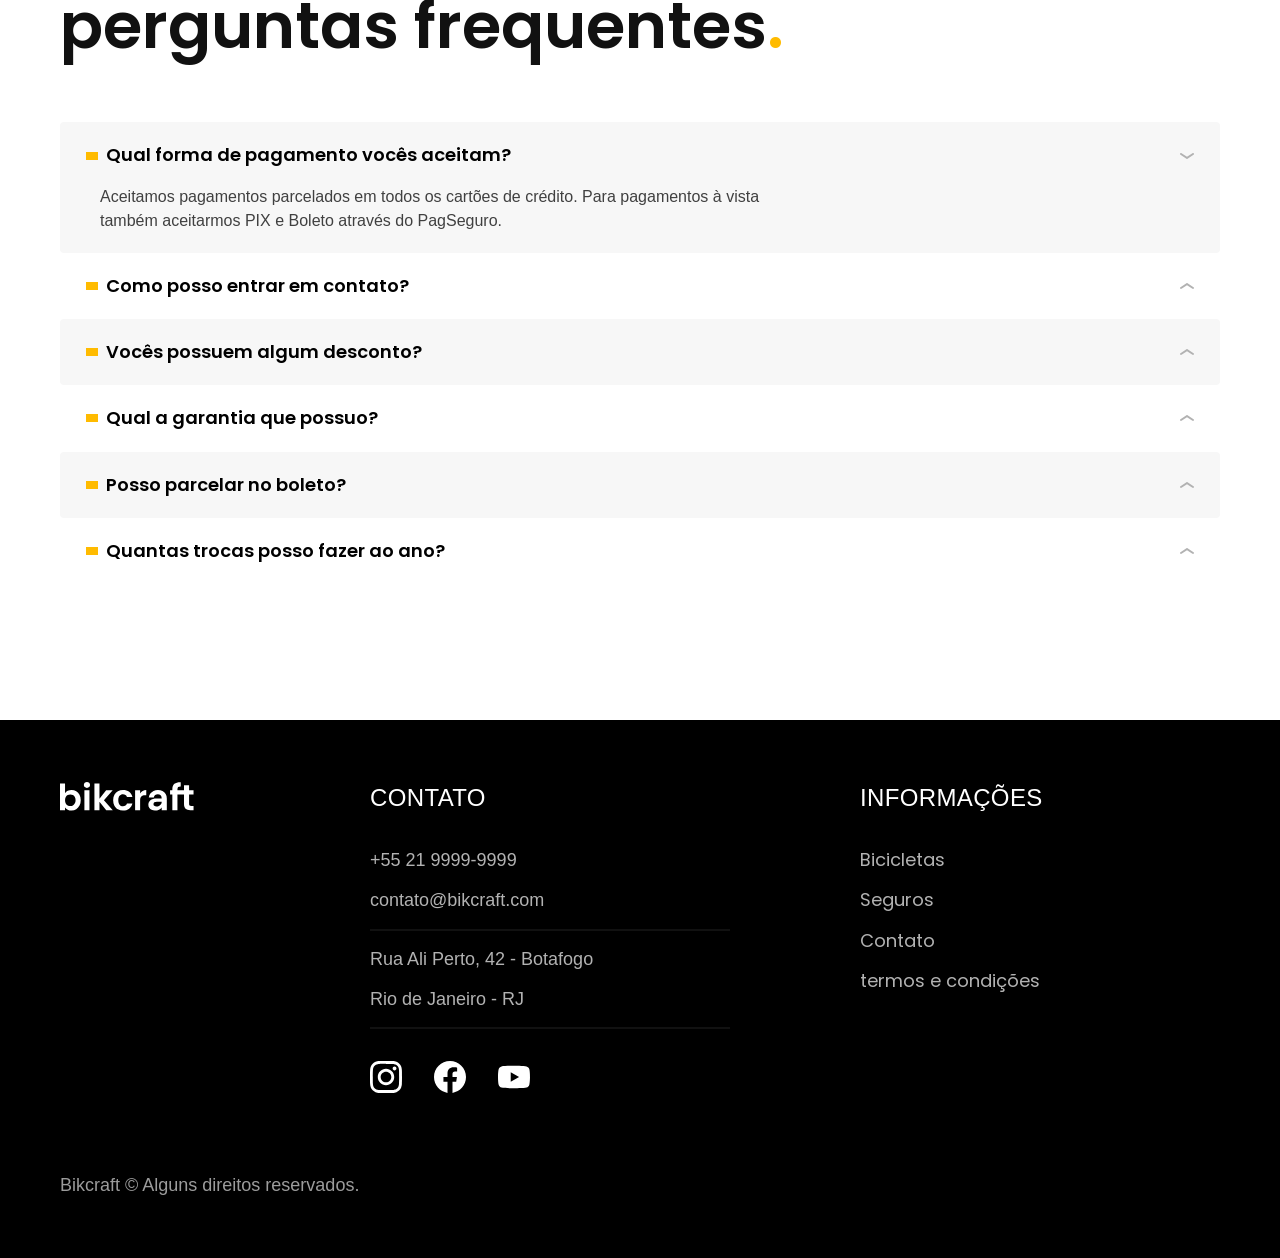
<file: seguros.html>
<!DOCTYPE html>
<html lang="pt-br">

<head>
    <meta charset="UTF-8">
    <meta name="viewport" content="width=device-width, initial-scale=1.0">
    <title>Seguros Bikcraft</title>
    <meta name="description" content="Seguros.">

   <link rel="icon" href="./favicon.svg" type="image/svg+xml">

  <link rel="preload" href="./css/style.min.css" as="style">

    <link rel="stylesheet" href="./css/style.min.css">

    <link rel="preconnect" href="https://fonts.googleapis.com">
    <link rel="preconnect" href="https://fonts.gstatic.com" crossorigin>
    <link href="https://fonts.googleapis.com/css2?family=Merriweather:ital,
    wght@1, 900&family=Poppins:wght@400;600& family=Roboto:wght@400;500&
    display=swap" rel="stylesheet">

 <script>document.documentElement.classList.add('js');</script>
</head>

<body id="seguros">
    <header class="header-bg">
        <div class="header container">
        <a href="./">
            <img src="./img/bikcraft.svg" alt="Bikcraft">
        </a>

        <nav aria-label="primaria">
            <ul class="header-menu font-1-m cor-0">
                <li><a href="./bicicletas.html">Bicicletas</a></li>
                <li><a href="./seguros.html">Seguros</a></li>
                <li><a href="./contato.html">Contato</a></li>
            </ul>
        </nav>
        </div>
    </header>

    <main class="seguros-bg">
        <div class="titulo-bg">
            <div class="titulo container">
                <p class="font-2-l-b cor-5">Escolha o seguro</p>
                <h1 class="font-1-xxl cor-0">você seguro<span class="cor-p1">.</span></h1>
            </div> 
        
        </div>

        <div class="seguros container">
          <div class="seguros-item fadeInLeft" data-anime="200">
            <h3 class="font-1-xl cor-6">PRATA</h3>
            <span class="font-1-xl cor-0">R$ 199 <span class="font-1-xs cor-6">mensal</span></span>
            <ul class="font-2-m cor-0">
                <li> trocas por ano </li> 
                <li> Assistência técnica </li>
                <li> Suporte 08h às 18h </li>
                <li> Cobertura estadual </li>
            </ul>
            <a class="botao secundario" href="./orcamento.html?tipo=seguro&produto=prata">Inscreva-se</a>
          </div>

        <div class="seguros-item fadeInRight" data-anime="400">
            <h3 class="font-1-xl cor-p1">OURO</h3>
            <span class="font-1-xl cor-0">R$ 299 <span class="font-1-xs cor-6">mensal</span></span>
            <ul class="font-2-m cor-0">
                <li> cinco trocas por ano </li> 
                <li> Assistência especial </li>
                <li> Suporte 24h </li>
                <li> Cobertura nacional</li>
                <li> Desconto em parceiros</li>
                <li> Acesso ao Clube Bikcraft</li>
            </ul>
            <a class="botao" href="./orcamento.html?tipo=seguro&produto=ouro">Inscreva-se</a>
          </div>
        </div>
    
    </main>

    <article class="vantagens-bg">
        <div class="vantagens container">
            <h2 class="font-1-xxl cor-0">Vantagens<span class="cor-p1">.</span></h2>
            <ul>
                <li>
                    <img src="./img/icones/eletrica.svg" alt="">
                    <h3 class="font-1-l cor-0">Reparo Elétrico</h3>
                    <p class="font-2-s cor-5">Garantimos o reparo completo do seu motor em caso de falhas. 
                        Sabemos que falhas são raras, mas estamos aqui para caso ocorra.</p>
                </li>
                <li>
                    <img src="./img/icones/carbono.svg" alt="">
                    <h3 class="font-1-l cor-0">Carbono</h3>
                    <p class="font-2-s cor-5">Nossos quadros são feitos para durar para sempre. Mas caso algo ocorra,
                         ficamos felizes em reparar.</p>
                </li>
                <li>
                    <img src="./img/icones/sustentavel.svg" alt="">
                    <h3 class="font-1-l cor-0">Sustentável</h3>
                    <p class="font-2-s cor-5">Garantimos o reparo completo do seu motor em caso de falhas. 
                        Sabemos que falhas são raras, mas estamos aqui para caso ocorra.</p>
                </li>
                <li>
                    <img src="./img/icones/rastreador.svg" alt="">
                    <h3 class="font-1-l cor-0">Rastreador</h3>
                    <p class="font-2-s cor-5">Utilizamos o GPS da sua Bikcraft em conjunto com especialistas 
                        em segurança para efetuarmos a recuperação.</p>
                </li>
                <li>
                    <img src="./img/icones/seguro.svg" alt="">
                    <h3 class="font-1-l cor-0">Segurança</h3>
                    <p class="font-2-s cor-5">Com o seguro Bikcraft você pode ficar tranquilo em saber que o seu dinheiro 
                        não será perdido em casos de roubo.</p>
                </li>
                <li>
                    <img src="./img/icones/velocidade.svg" alt="">
                    <h3 class="font-1-l cor-0">Rapidez</h3>
                    <p class="font-2-s cor-5">A sua Bikcraft ficará pronta para uso no mesmo dia, caso você traga ela para
                         ser reparada em uma das filiais.</p>
                </li>
            </ul>
        </div>
    </article>

    <article class="perguntas container">
          <h2 class="font-1-xxl">perguntas frequentes<span class="cor-p1">.</span></h2>

          <dl>
            <div>
                <dt><button class="font-1-m-b" aria-controls="pergunta1" aria-expanded="true">Qual forma de pagamento vocês aceitam?</button>

                </dt>
                <dd id="pergunta1" class="font-2-s cor-9 ativa">Aceitamos pagamentos parcelados em todos os cartões de crédito. Para pagamentos à vista também aceitarmos 
                    PIX e Boleto através do PagSeguro.</dd>
            </div>
            <div>
                <dt>
                <button class="font-1-m-b" aria-controls="pergunta2" aria-expanded="false">Como posso entrar em contato?</button>

                </dt>
                <dd  id="pergunta2" class="font-2-s cor-9">Aceitamos pagamentos parcelados em todos os cartões de crédito. Para pagamentos à vista também aceitarmos 
                    PIX e Boleto através do PagSeguro.</dd>
            </div>
            <div>
                 <dt>
                <button class="font-1-m-b" aria-controls="pergunta3" aria-expanded="false">Vocês possuem algum desconto?

                </button></dt>
                <dd  id="pergunta3" class="font-2-s cor-9">Aceitamos pagamentos parcelados em todos os cartões de crédito. Para pagamentos à vista também aceitarmos 
                    PIX e Boleto através do PagSeguro.</dd>
            </div>
            <div>
                 <dt>
                <button class="font-1-m-b" aria-controls="pergunta4" aria-expanded="false">Qual a garantia que possuo?

                </button></dt>
                <dd  id="pergunta4" class="font-2-s cor-9">Aceitamos pagamentos parcelados em todos os cartões de crédito. Para pagamentos à vista também aceitarmos 
                    PIX e Boleto através do PagSeguro.</dd>
            </div>
            <div>
                 <dt>
                <button class="font-1-m-b" aria-controls="pergunta5" aria-expanded="false">Posso parcelar no boleto?

                </button></dt>
                <dd  id="pergunta5" class="font-2-s cor-9">Aceitamos pagamentos parcelados em todos os cartões de crédito. Para pagamentos à vista também aceitarmos 
                    PIX e Boleto através do PagSeguro.</dd>
            </div>
            <div>
                 <dt>
                <button class="font-1-m-b" aria-controls="pergunta6" aria-expanded="false">Quantas trocas posso fazer ao ano?

                </button></dt>
                <dd  id="pergunta6" class="font-2-s cor-9">Aceitamos pagamentos parcelados em todos os cartões de crédito. Para pagamentos à vista também aceitarmos 
                    PIX e Boleto através do PagSeguro.</dd>
            </div>
          </dl>
    </article>

    <footer class="footer-bg">
        <div class="footer container">
            <img src="./img/bikcraft.svg" alt="Bikcraft">
            <div class="footer-contato">
                <h3 class="font-2-l-b cor-0">Contato</h3>
                <ul class="font-2-m cor-5">
                    <li><a href="tel:+552199999999">+55 21 9999-9999</a></li>
                    <li><a href="mailto:contato@bikcraft.com">contato@bikcraft.com</a></li>
                    <li>Rua Ali Perto, 42 - Botafogo</li>
                    <li>Rio de Janeiro - RJ</li>
                </ul>
                <div class="footer-redes">
                    <a href="./">
                        <img src="./img/redes/instagram.svg" alt="instagram">
                    </a>
                    <a href="./">
                        <img src="./img/redes/facebook.svg" alt="Facebook">
                    </a>
                    <a href="./">
                        <img src="./img/redes/youtube.svg" alt="Youtube">
                    </a>
                </div>
            </div>
                <div class="footer-informacoes">
                    <h3 class="font-2-l-b cor-0">Informações</h3>
                    <nav>
                        <ul class="font-1-m cor-5">
                            <li><a href="./bicicletas.html">Bicicletas</a></li>
                            <li><a href="./seguros.html">Seguros</a></li>
                            <li><a href="./contato.html">Contato</a></li>
                            <li><a href="./termos.html">termos e condições</a></li>
                        </ul>
                    </nav>
            </div>
            <p class="footer-copy font-2-m cor-6">Bikcraft © Alguns direitos reservados.</p>
        </div>
    </footer>

    <script src="./js/plugins/simple-anime.js"></script>
    <script src="./js/script.js"></script>
</body>

</html>
</file>
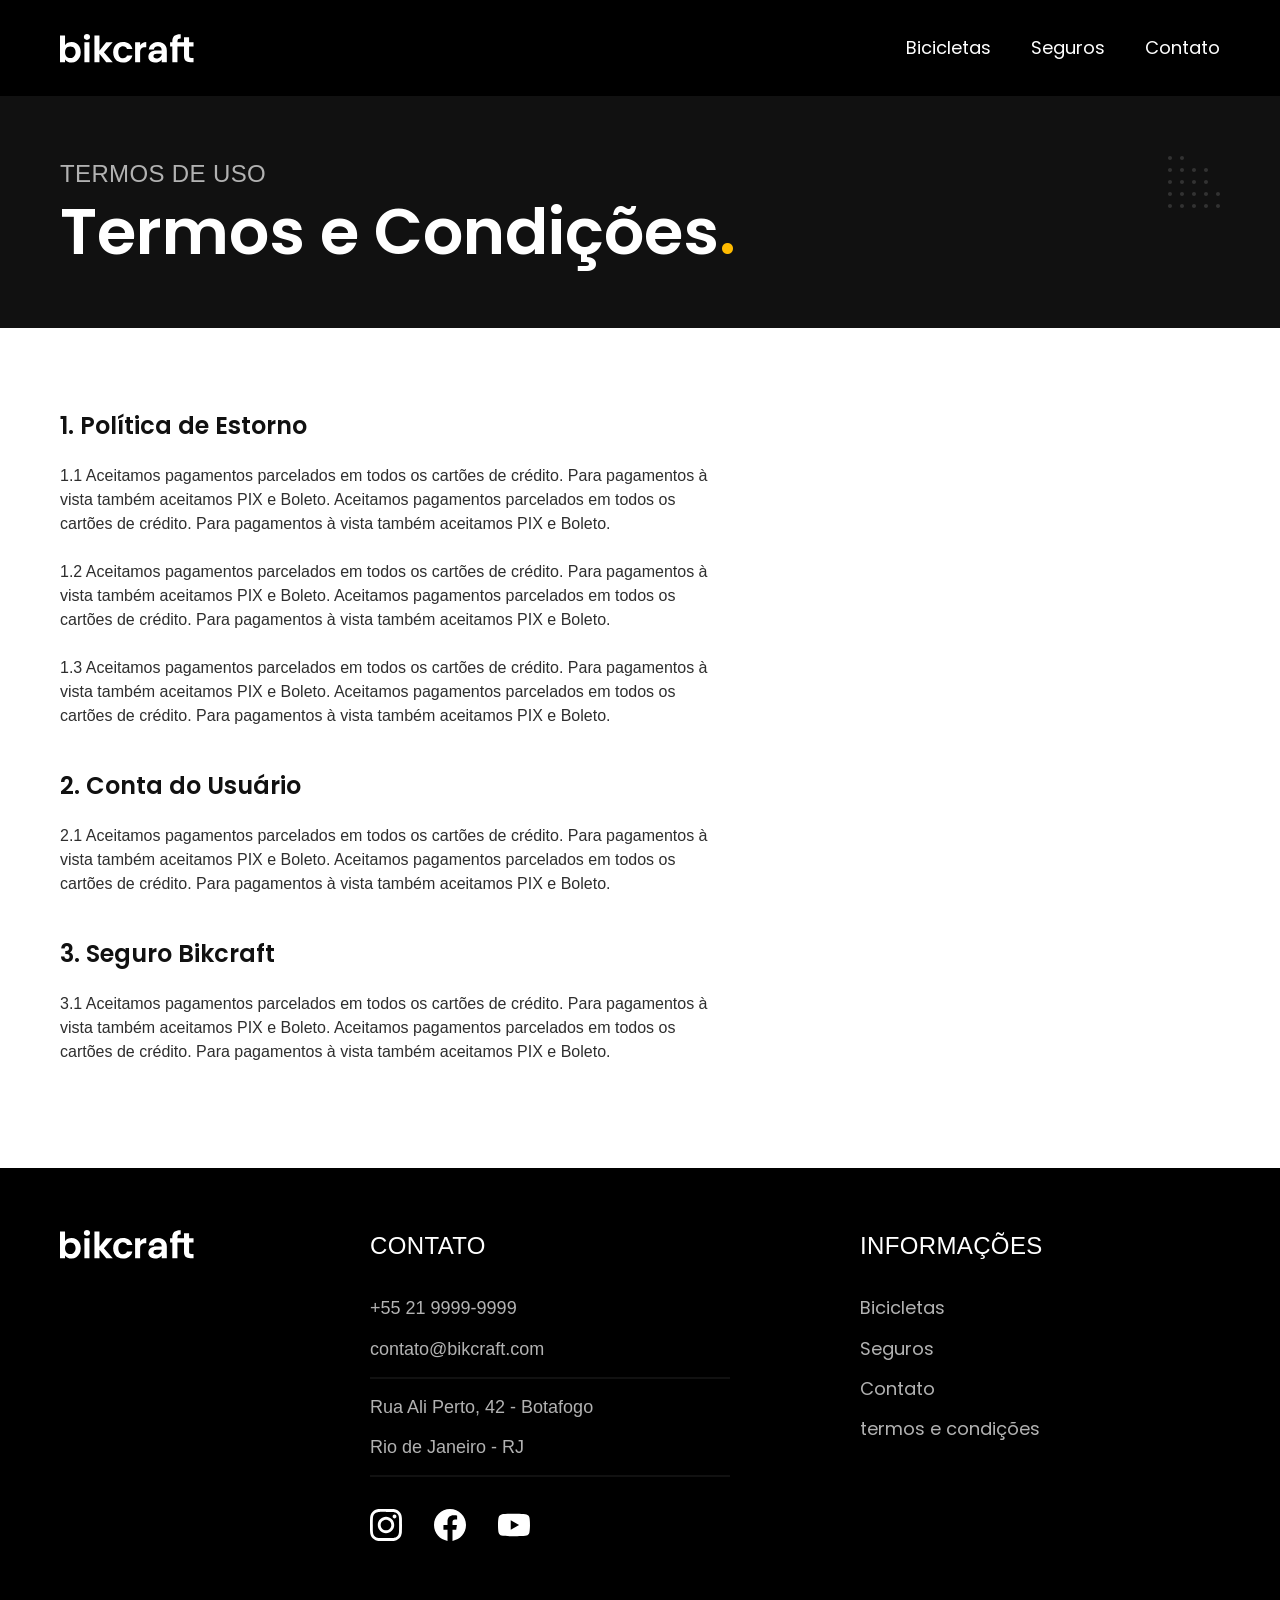
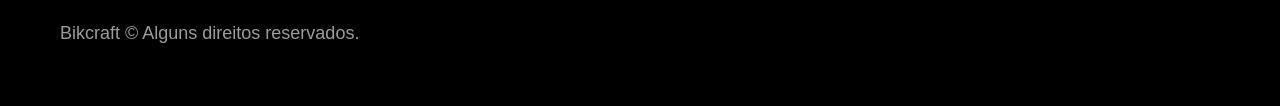
<file: termos.html>
<!DOCTYPE html>
<html lang="pt-br">

<head>
    <meta charset="UTF-8">
    <meta name="viewport" content="width=device-width, initial-scale=1.0">
    <title>Termos e Condições Bikcraft</title>
    <meta name="description" content="Termos e Condições.">

   <link rel="icon" href="./favicon.svg" type="image/svg+xml">

  <link rel="preload" href="./css/style.min.css" as="style">

    <link rel="stylesheet" href="./css/style.min.css">

    <link rel="preconnect" href="https://fonts.googleapis.com">
    <link rel="preconnect" href="https://fonts.gstatic.com" crossorigin>
    <link href="https://fonts.googleapis.com/css2?family=Merriweather:ital,
    wght@1, 900&family=Poppins:wght@400;600& family=Roboto:wght@400;500&
    display=swap" rel="stylesheet">

 <script>document.documentElement.classList.add('js');</script>
</head>
<body id="termos">
    <header class="header-bg">
        <div class="header container">
        <a href="./">
            <img src="./img/bikcraft.svg" alt="Bikcraft">
        </a>

        <nav aria-label="primaria">
            <ul class="header-menu font-1-m cor-0">
                <li><a href="./bicicletas.html">Bicicletas</a></li>
                <li><a href="./seguros.html">Seguros</a></li>
                <li><a href="./contato.html">Contato</a></li>
            </ul>
        </nav>
        </div>
    </header>

    <main>
        <div class="titulo-bg">
            <div class="titulo container">
                <p class="font-2-l-b cor-5">Termos de uso</p>
                <h1 class="font-1-xxl cor-0">Termos e Condições<span class="cor-p1">.</span></h1>
            </div> 
        
        </div>
    
        <div class="termos font-2-s cor-10 container">
            <h2 class="font-1-l cor-11">1. Política de Estorno</h2>
            <p>1.1 Aceitamos pagamentos parcelados em todos os cartões de crédito. 
                Para pagamentos à vista também aceitamos PIX e Boleto. 
                Aceitamos pagamentos parcelados em todos os cartões de crédito.
                Para pagamentos à vista também aceitamos PIX e Boleto.</p>
            <p>1.2 Aceitamos pagamentos parcelados em todos os cartões de crédito. 
                Para pagamentos à vista também aceitamos PIX e Boleto. 
                Aceitamos pagamentos parcelados em todos os cartões de crédito.
                Para pagamentos à vista também aceitamos PIX e Boleto.</p>
            <p>1.3 Aceitamos pagamentos parcelados em todos os cartões de crédito. 
                Para pagamentos à vista também aceitamos PIX e Boleto. 
                Aceitamos pagamentos parcelados em todos os cartões de crédito.
                Para pagamentos à vista também aceitamos PIX e Boleto.</p>
            <h2 class="font-1-l cor-11">2. Conta do Usuário</h2>
            <p>2.1 Aceitamos pagamentos parcelados em todos os cartões de crédito. 
                Para pagamentos à vista também aceitamos PIX e Boleto. 
                Aceitamos pagamentos parcelados em todos os cartões de crédito.
                Para pagamentos à vista também aceitamos PIX e Boleto.</p>
            <h2 class="font-1-l cor-11">3. Seguro Bikcraft</h2>
            <p>3.1 Aceitamos pagamentos parcelados em todos os cartões de crédito. 
                Para pagamentos à vista também aceitamos PIX e Boleto. 
                Aceitamos pagamentos parcelados em todos os cartões de crédito.
                Para pagamentos à vista também aceitamos PIX e Boleto.</p>
        </div>
    </main>

    <footer class="footer-bg">
        <div class="footer container">
            <img src="./img/bikcraft.svg" alt="Bikcraft">
            <div class="footer-contato">
                <h3 class="font-2-l-b cor-0">Contato</h3>
                <ul class="font-2-m cor-5">
                    <li><a href="tel:+552199999999">+55 21 9999-9999</a></li>
                    <li><a href="mailto:contato@bikcraft.com">contato@bikcraft.com</a></li>
                    <li>Rua Ali Perto, 42 - Botafogo</li>
                    <li>Rio de Janeiro - RJ</li>
                </ul>
                <div class="footer-redes">
                    <a href="./">
                        <img src="./img/redes/instagram.svg" alt="instagram">
                    </a>
                    <a href="./">
                        <img src="./img/redes/facebook.svg" alt="Facebook">
                    </a>
                    <a href="./">
                        <img src="./img/redes/youtube.svg" alt="Youtube">
                    </a>
                </div>
            </div>
                <div class="footer-informacoes">
                    <h3 class="font-2-l-b cor-0">Informações</h3>
                    <nav>
                        <ul class="font-1-m cor-5">
                            <li><a href="./bicicletas.html">Bicicletas</a></li>
                            <li><a href="./seguros.html">Seguros</a></li>
                            <li><a href="./contato.html">Contato</a></li>
                            <li><a href="./termos.html">termos e condições</a></li>
                        </ul>
                    </nav>
            </div>
            <p class="footer-copy font-2-m cor-6">Bikcraft © Alguns direitos reservados.</p>
        </div>
    </footer>

    <script src="./js/script.js"></script>
</body>

</html>
</file>
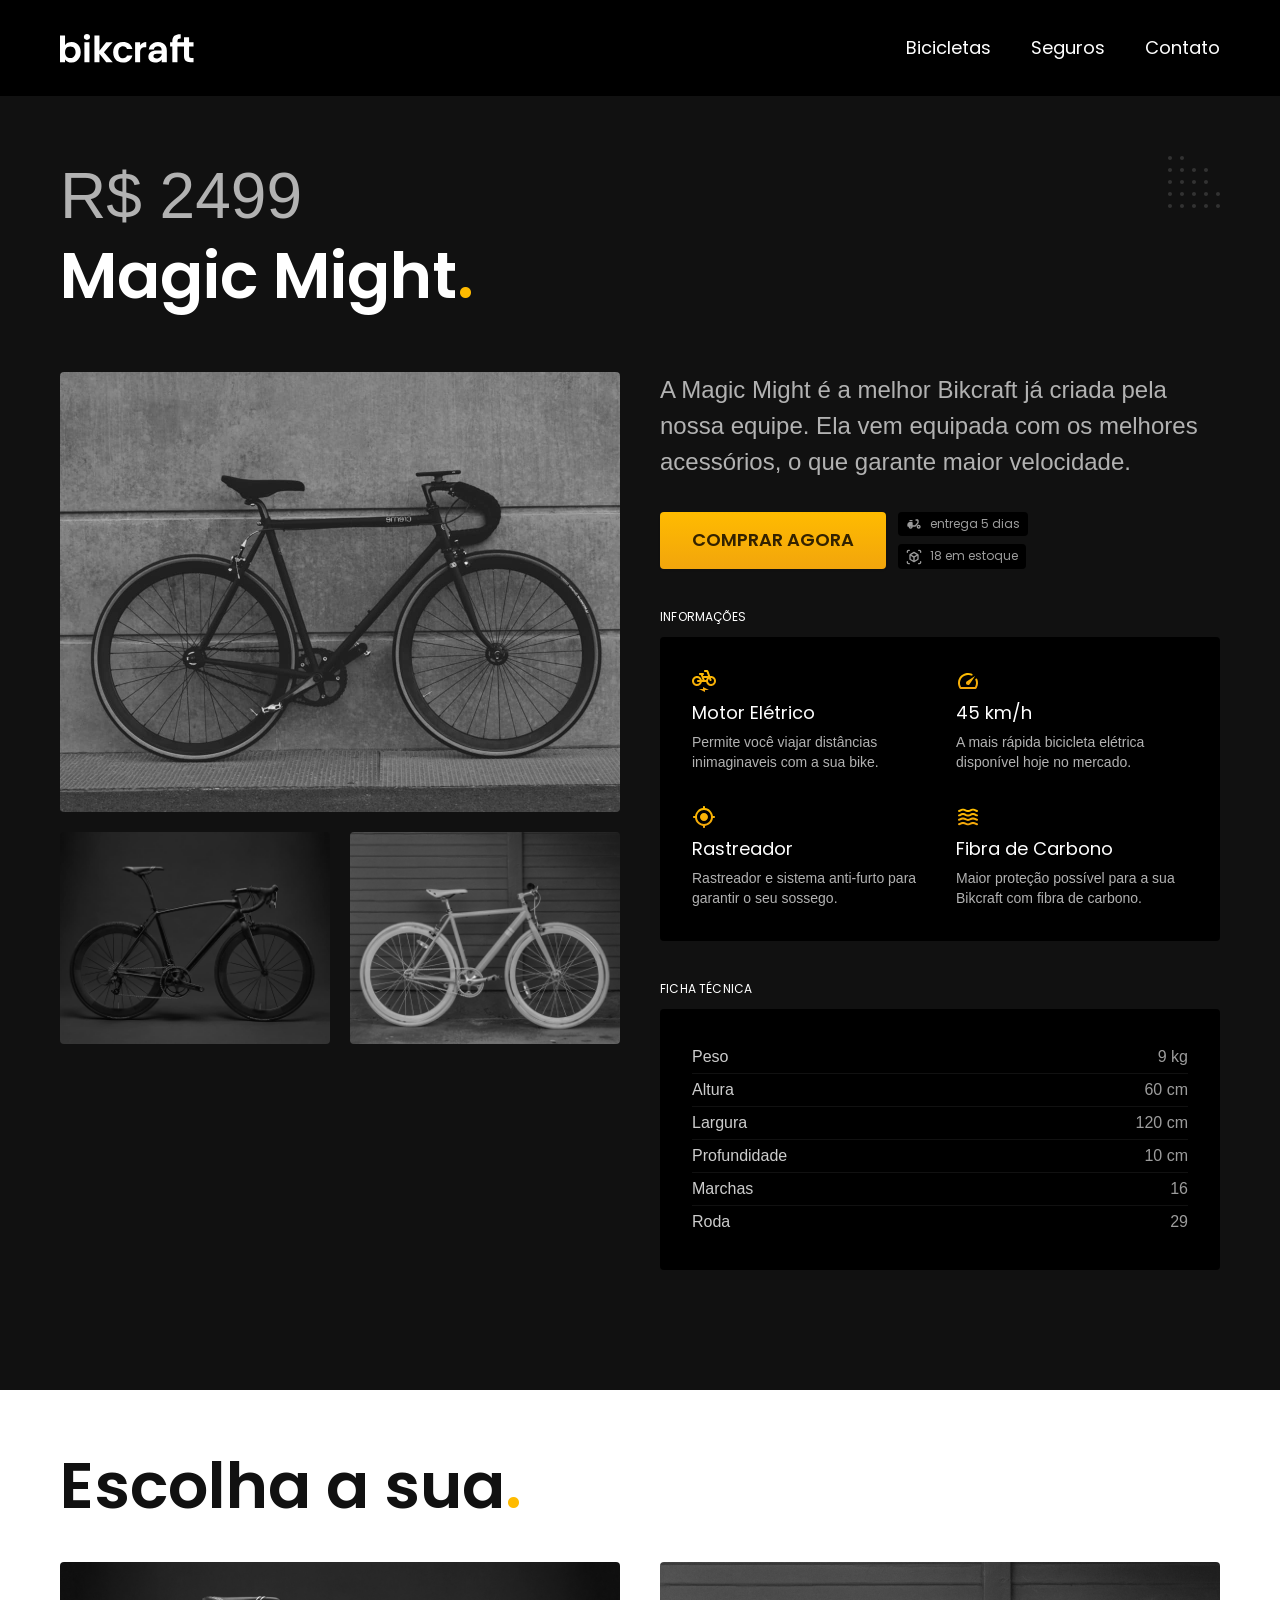
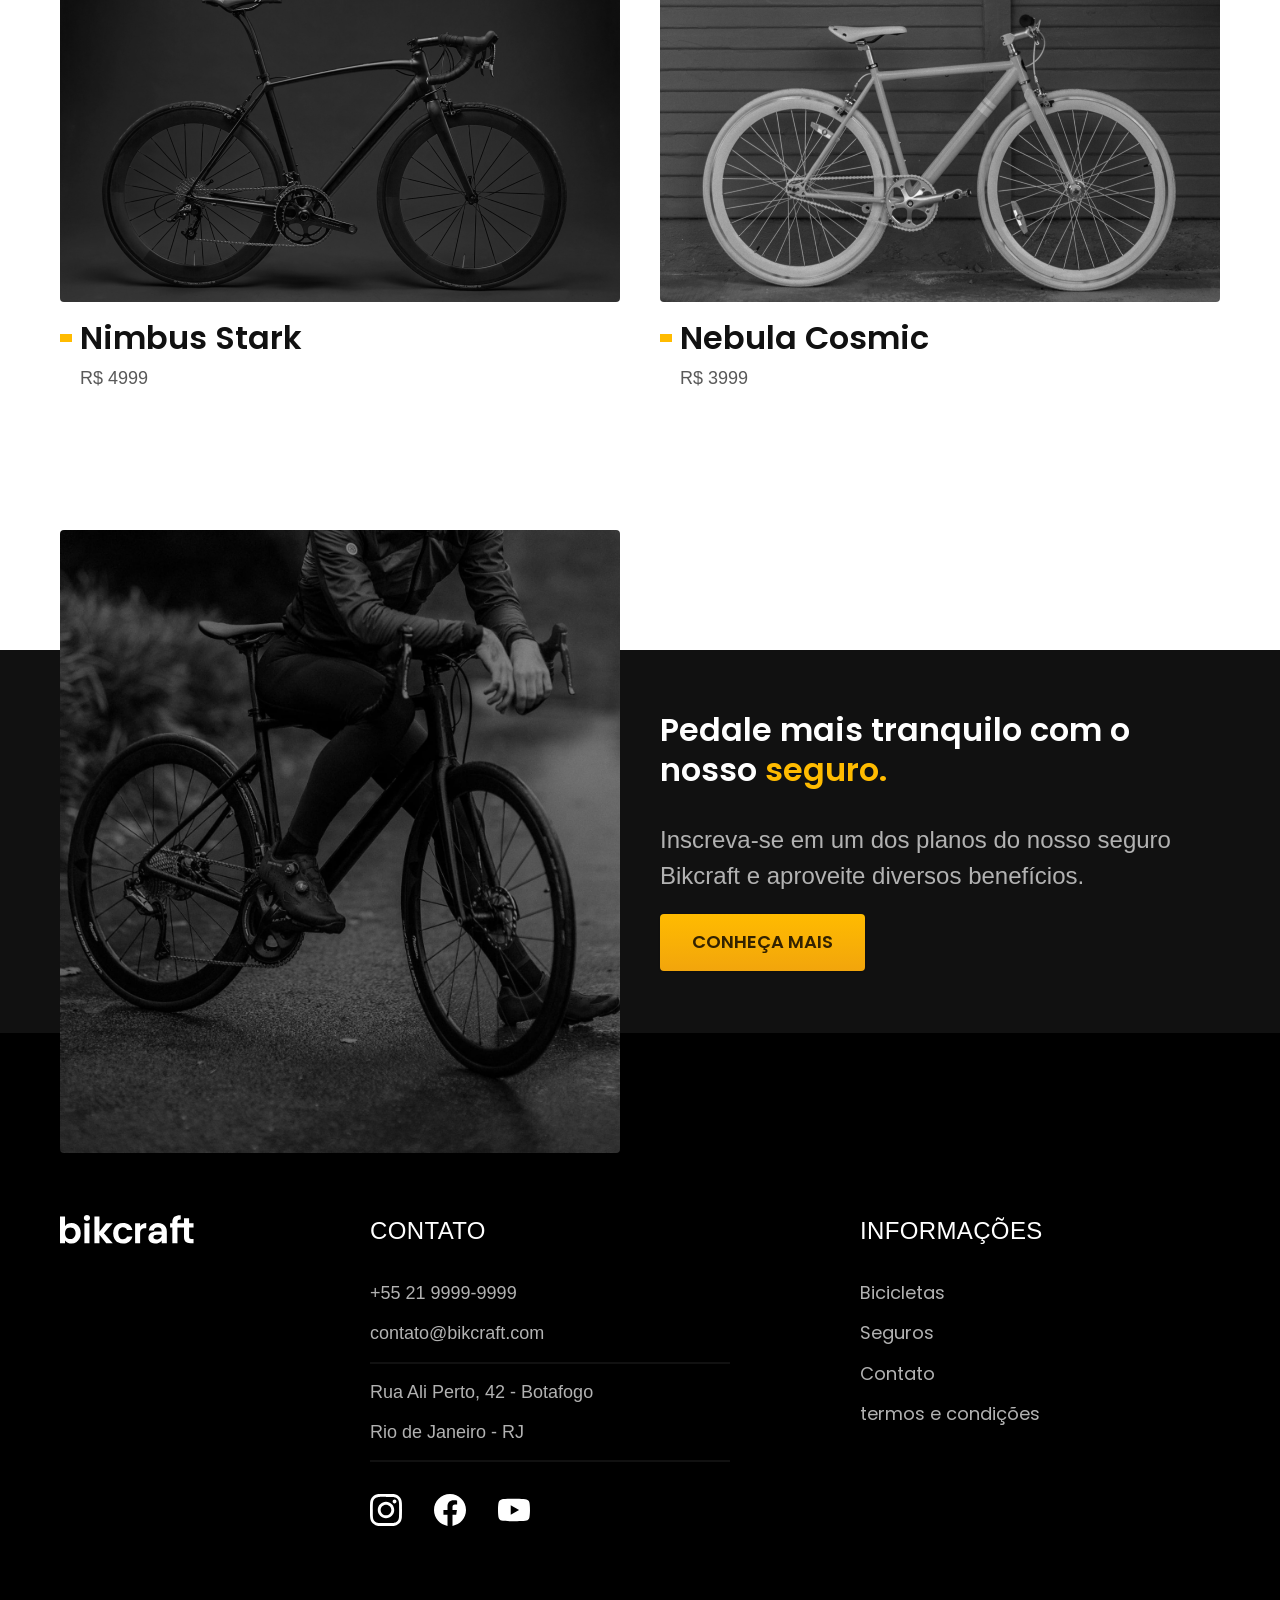
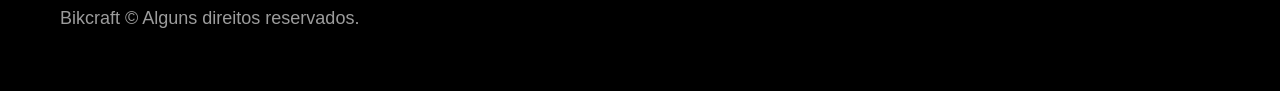
<file: bicicletas/magic.html>
<!DOCTYPE html>
<html lang="pt-br">

<head>
    <meta charset="UTF-8">
    <meta name="viewport" content="width=device-width, initial-scale=1.0">
    <title>Magic Bikcraft</title>
    <meta name="description" content="Magic.">

     <link rel="icon" href="../favicon.svg" type="image/svg+xml">
    <link rel="stylesheet" href="../css/style.min.css">

    <link rel="preconnect" href="https://fonts.googleapis.com">
    <link rel="preconnect" href="https://fonts.gstatic.com" crossorigin>
    <link href="https://fonts.googleapis.com/css2?family=Merriweather:ital,
    wght@1, 900&family=Poppins:wght@400;600& family=Roboto:wght@400;500&
    display=swap" rel="stylesheet">

 <script>document.documentElement.classList.add('js');</script>
</head>
<body id="bicicleta">
    <header class="header-bg">
        <div class="header container">
        <a href="../">
            <img src="../img/bikcraft.svg" alt="Bikcraft">
        </a>

        <nav aria-label="primaria">
            <ul class="header-menu font-1-m cor-0">
                <li><a href="../bicicletas.html">Bicicletas</a></li>
                <li><a href="../seguros.html">Seguros</a></li>
                <li><a href="../contato.html">Contato</a></li>
            </ul>
        </nav>
        </div>
    </header>

    <main class="titulo-bg">
        <div>
            <div class="titulo container">
                <p class="font-2-xl cor-5">R$ 2499</p>
                <h1 class="font-1-xxl cor-0">Magic Might<span class="cor-p1">.</span></h1>
            </div> 
        </div>

        <div class="bicicleta container">
            <div class="bicicleta-imagens">
                <img src="../img/bicicleta/nimbus2.jpg" alt="">
                <img src="../img/bicicleta/nimbus1.jpg" alt="">
                <img src="../img/bicicleta/nimbus3.jpg" alt="">
            </div>
            <div class="bicicleta-conteudo">
                <p class="font-2-l cor-5">A Magic Might é a melhor Bikcraft já criada pela nossa equipe. Ela vem equipada com os melhores acessórios,
                     o que garante maior velocidade.</p>
                     <div class="bicicleta-comprar">
                        <a class="botao" href="../orcamento.html?tipo=bikcraft&produto=magic">Comprar agora</a>
                        <span class="font-1-xs cor-6"><img src="../img/icones/entrega.svg">
                            entrega 5 dias</span>
                         <span class="font-1-xs cor-6"><img src="../img/icones/estoque.svg">
                            18 em estoque</span>
                     </div>

            <h2 class="font-1-xs cor-0">Informações</h2>
            <ul class="bicicleta-informacoes">
                <li>
                    <img src="../img/icones/eletrica.svg" alt="">
                    <h3 class="font-1-m cor-0">Motor Elétrico</h3>
                    <p class="font-2-xs cor-5">Permite você viajar distâncias inimaginaveis com a sua bike.</p>
                </li>
                <li>
                    <img src="../img/icones/velocidade.svg" alt="">
                    <h3 class="font-1-m cor-0">45 km/h</h3>
                    <p class="font-2-xs cor-5">A mais rápida bicicleta elétrica disponível hoje no mercado.</p>
                </li>
                <li>
                    <img src="../img/icones/rastreador.svg" alt="">
                    <h3 class="font-1-m cor-0">Rastreador</h3>
                    <p class="font-2-xs cor-5">Rastreador e sistema anti-furto para garantir o seu sossego.</p>
                </li>
                <li>
                    <img src="../img/icones/carbono.svg" alt="">
                    <h3 class="font-1-m cor-0">Fibra de Carbono</h3>
                    <p class="font-2-xs cor-5">Maior proteção possível para a sua Bikcraft com fibra de carbono.</p>
                </li>
            </ul>
            <h2 class="font-1-xs cor-0">Ficha Técnica</h2>
            <ul class="bicicleta-ficha font-2-s cor-4">
                <li>Peso <span>9 kg</span></li>
                <li>Altura <span>60 cm</span></li>
                <li>Largura <span>120 cm</span></li>
                <li>Profundidade <span>10 cm</span></li>
                <li>Marchas <span>16</span></li>
                <li>Roda <span>29</span></li>
            </ul>
            </div>
        </div>
    </main>

     <article class="bicicletas-lista container">
    <h2 class="font-1-xxl">Escolha a sua<span class="cor-p1">.</span></h2>

    <ul>
        <li>
            <a href="./nimbus.html">
                <img src="../img/bicicletas/nimbus.jpg" alt="bicicleta preta">
                <h3 class="font-1-xl">Nimbus Stark</h3>
                <span class="font-2-m cor-8">R$ 4999</span>
            </a>
        </li>
        <li>
            <a href="./nebula.html">
                <img src="../img/bicicletas/nebula.jpg" alt="bicicleta preta">
                <h3 class="font-1-xl">Nebula Cosmic</h3>
                <span class="font-2-m cor-8">R$ 3999</span>
            </a>
        </li>
    </ul>
    </article>

    <article class="seguro-bg">
        <div class="seguro container">
            <div class="seguro-imagem">
                <img src="../img/fotos/seguros.jpg" alt="Pessoa parada encima de uma bicicleta">
            </div>
            <div class="seguro-conteudo">
                <h2 class="font-1-xl cor-0">Pedale mais tranquilo com o nosso <span class="cor-p1">seguro.</span></h2>
                <p class="font-2-l cor-5">Inscreva-se em um dos planos do nosso seguro Bikcraft e aproveite diversos benefícios.</p>
                <a class="botao" href="../seguros.html">Conheça Mais</a>
            </div>
        </div>
    </article>


    <footer class="footer-bg">
        <div class="footer container">
            <img src="../img/bikcraft.svg" alt="Bikcraft">
            <div class="footer-contato">
                <h3 class="font-2-l-b cor-0">Contato</h3>
                <ul class="font-2-m cor-5">
                    <li><a href="tel:+552199999999">+55 21 9999-9999</a></li>
                    <li><a href="mailto:contato@bikcraft.com">contato@bikcraft.com</a></li>
                    <li>Rua Ali Perto, 42 - Botafogo</li>
                    <li>Rio de Janeiro - RJ</li>
                </ul>
                <div class="footer-redes">
                    <a href="../">
                        <img src="../img/redes/instagram.svg" alt="instagram">
                    </a>
                    <a href="../">
                        <img src="../img/redes/facebook.svg" alt="Facebook">
                    </a>
                    <a href="../">
                        <img src="../img/redes/youtube.svg" alt="Youtube">
                    </a>
                </div>
            </div>
                <div class="footer-informacoes">
                    <h3 class="font-2-l-b cor-0">Informações</h3>
                    <nav>
                        <ul class="font-1-m cor-5">
                            <li><a href="../bicicletas.html">Bicicletas</a></li>
                            <li><a href="../seguros.html">Seguros</a></li>
                            <li><a href="../contato.html">Contato</a></li>
                            <li><a href="../termos.html">termos e condições</a></li>
                        </ul>
                    </nav>
            </div>
            <p class="footer-copy font-2-m cor-6">Bikcraft © Alguns direitos reservados.</p>
        </div>
    </footer>

    <script src="../js/script.js"></script>
</body>

</html>
</file>
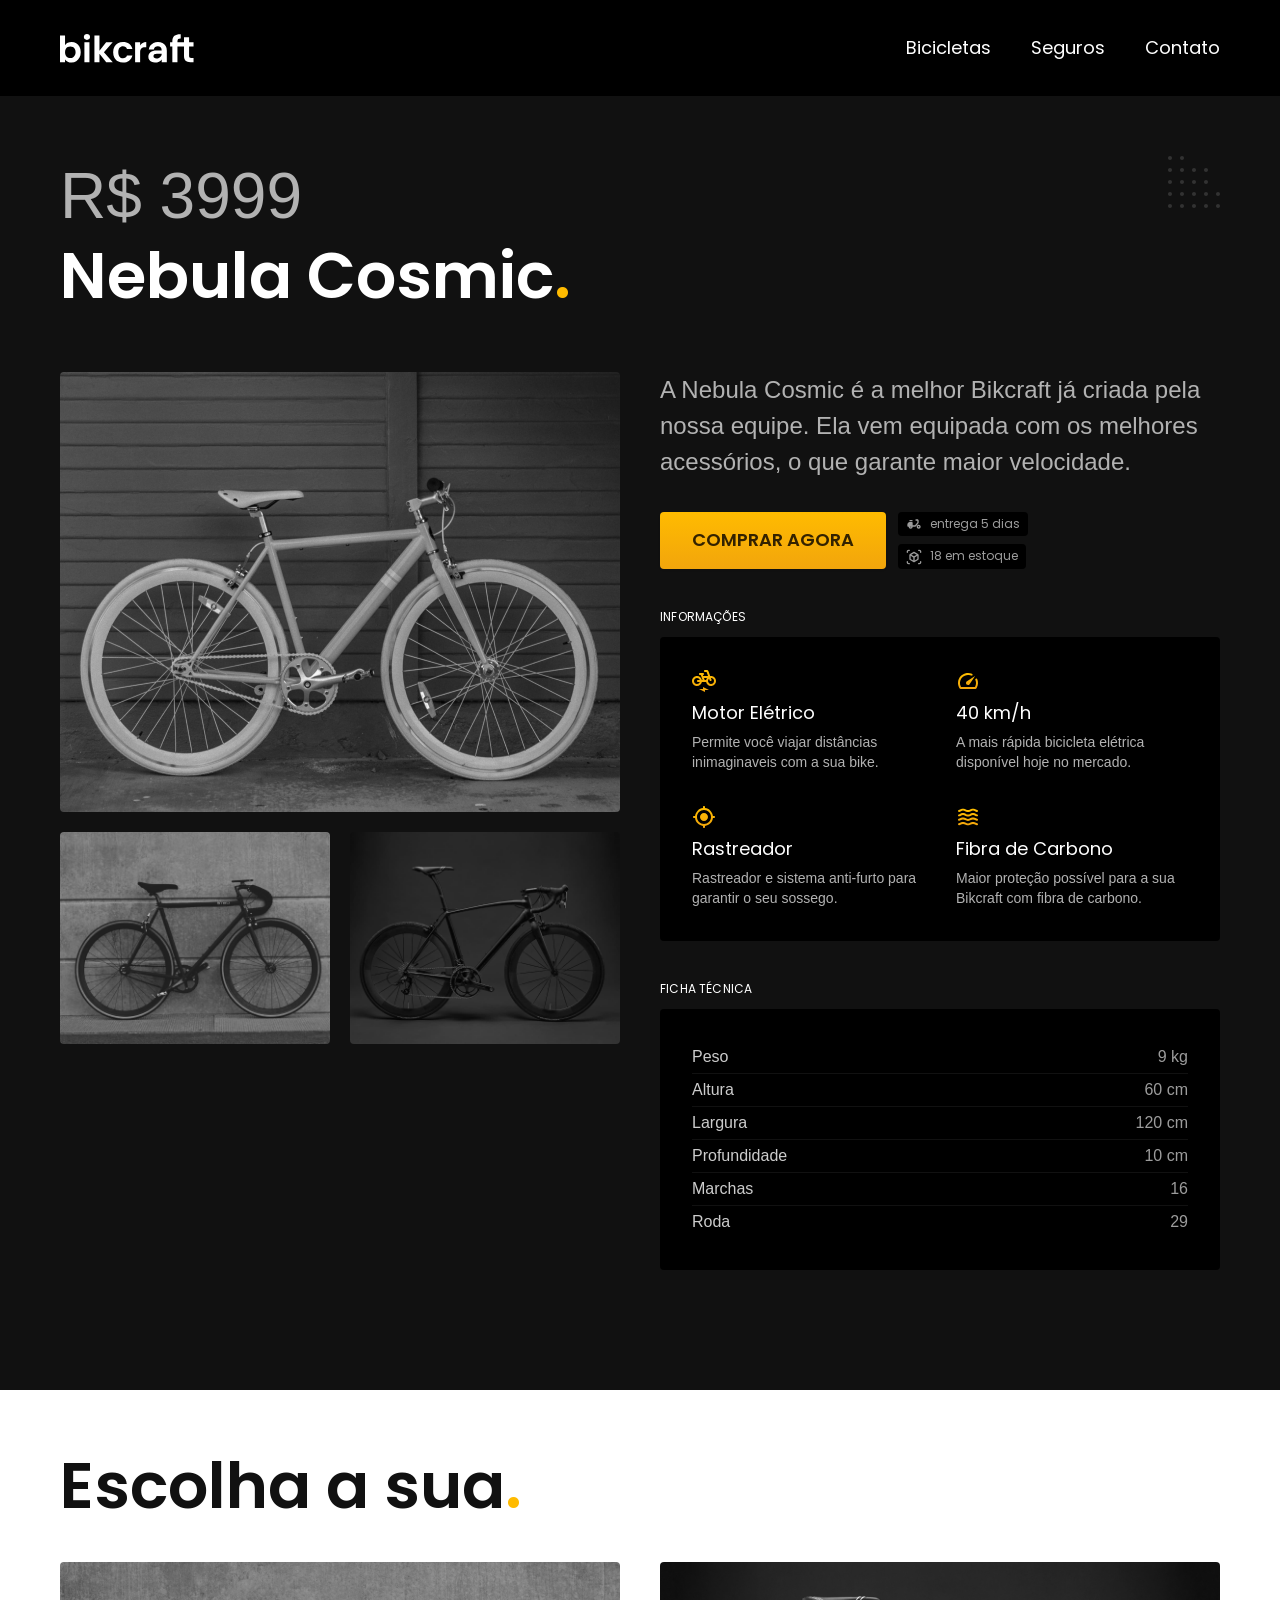
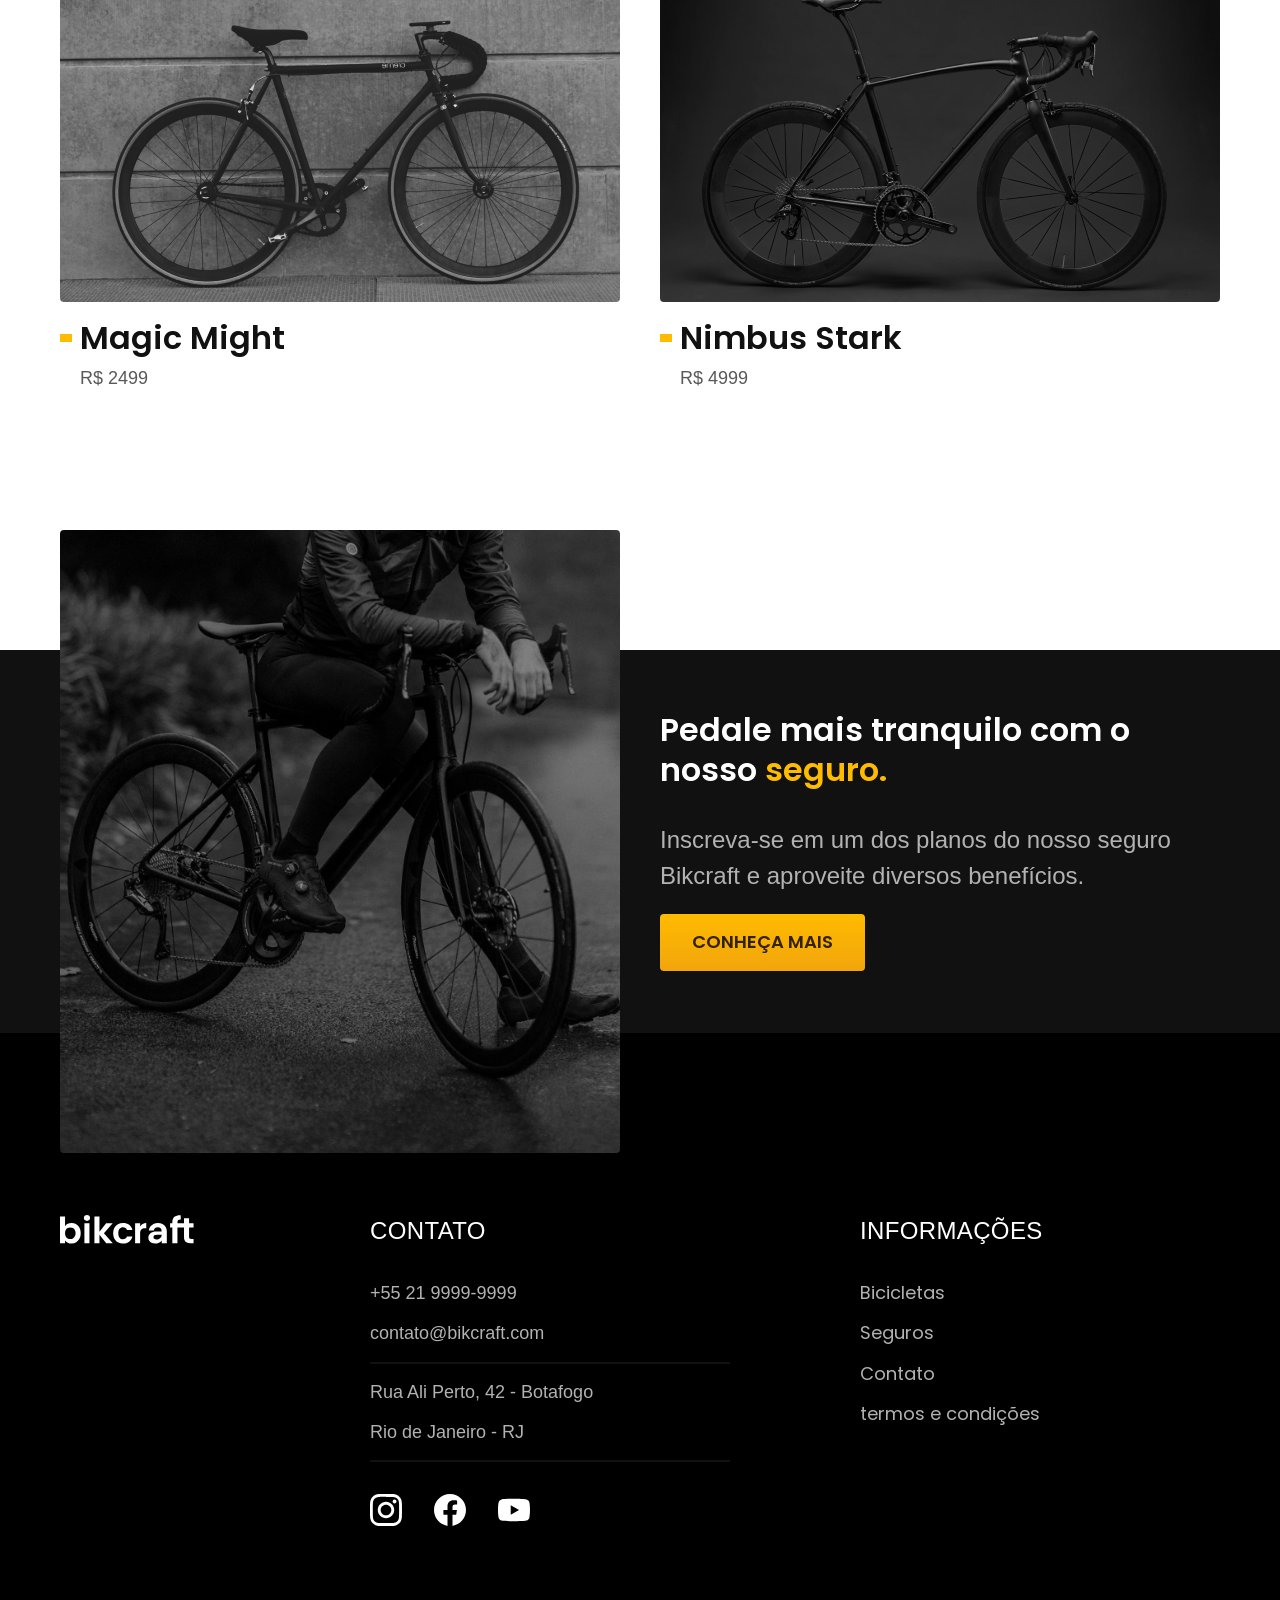
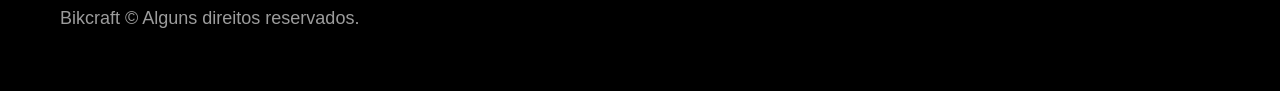
<file: bicicletas/nebula.html>
<!DOCTYPE html>
<html lang="pt-br">

<head>
    <meta charset="UTF-8">
    <meta name="viewport" content="width=device-width, initial-scale=1.0">
    <title>Nebula Bikcraft</title>
    <meta name="description" content="Nebula.">

     <link rel="icon" href="../favicon.svg" type="image/svg+xml">
    <link rel="stylesheet" href="../css/style.min.css">

    <link rel="preconnect" href="https://fonts.googleapis.com">
    <link rel="preconnect" href="https://fonts.gstatic.com" crossorigin>
    <link href="https://fonts.googleapis.com/css2?family=Merriweather:ital,
    wght@1, 900&family=Poppins:wght@400;600& family=Roboto:wght@400;500&
    display=swap" rel="stylesheet">

 <script>document.documentElement.classList.add('js');</script>
</head>
<body id="bicicleta">
    <header class="header-bg">
        <div class="header container">
        <a href="../">
            <img src="../img/bikcraft.svg" alt="Bikcraft">
        </a>

        <nav aria-label="primaria">
            <ul class="header-menu font-1-m cor-0">
                <li><a href="../bicicletas.html">Bicicletas</a></li>
                <li><a href="../seguros.html">Seguros</a></li>
                <li><a href="../contato.html">Contato</a></li>
            </ul>
        </nav>
        </div>
    </header>

    <main class="titulo-bg">
        <div>
            <div class="titulo container">
                <p class="font-2-xl cor-5">R$ 3999</p>
                <h1 class="font-1-xxl cor-0">Nebula Cosmic<span class="cor-p1">.</span></h1>
            </div> 
        </div>

        <div class="bicicleta container">
            <div class="bicicleta-imagens">
                <img src="../img/bicicleta/nimbus3.jpg" alt="">
                <img src="../img/bicicleta/nimbus2.jpg" alt="">
                <img src="../img/bicicleta/nimbus1.jpg" alt="">
            </div>
            <div class="bicicleta-conteudo">
                <p class="font-2-l cor-5">A Nebula Cosmic é a melhor Bikcraft já criada pela nossa equipe. Ela vem equipada com os melhores acessórios,
                     o que garante maior velocidade.</p>
                     <div class="bicicleta-comprar">
                        <a class="botao" href="../orcamento.html?tipo=bikcraft&produto=nebula">Comprar agora</a>
                        <span class="font-1-xs cor-6"><img src="../img/icones/entrega.svg">
                            entrega 5 dias</span>
                         <span class="font-1-xs cor-6"><img src="../img/icones/estoque.svg">
                            18 em estoque</span>
                     </div>

            <h2 class="font-1-xs cor-0">Informações</h2>
            <ul class="bicicleta-informacoes">
                <li>
                    <img src="../img/icones/eletrica.svg" alt="">
                    <h3 class="font-1-m cor-0">Motor Elétrico</h3>
                    <p class="font-2-xs cor-5">Permite você viajar distâncias inimaginaveis com a sua bike.</p>
                </li>
                <li>
                    <img src="../img/icones/velocidade.svg" alt="">
                    <h3 class="font-1-m cor-0">40 km/h</h3>
                    <p class="font-2-xs cor-5">A mais rápida bicicleta elétrica disponível hoje no mercado.</p>
                </li>
                <li>
                    <img src="../img/icones/rastreador.svg" alt="">
                    <h3 class="font-1-m cor-0">Rastreador</h3>
                    <p class="font-2-xs cor-5">Rastreador e sistema anti-furto para garantir o seu sossego.</p>
                </li>
                <li>
                    <img src="../img/icones/carbono.svg" alt="">
                    <h3 class="font-1-m cor-0">Fibra de Carbono</h3>
                    <p class="font-2-xs cor-5">Maior proteção possível para a sua Bikcraft com fibra de carbono.</p>
                </li>
            </ul>
            <h2 class="font-1-xs cor-0">Ficha Técnica</h2>
            <ul class="bicicleta-ficha font-2-s cor-4">
                <li>Peso <span>9 kg</span></li>
                <li>Altura <span>60 cm</span></li>
                <li>Largura <span>120 cm</span></li>
                <li>Profundidade <span>10 cm</span></li>
                <li>Marchas <span>16</span></li>
                <li>Roda <span>29</span></li>
            </ul>
            </div>
        </div>
    </main>

     <article class="bicicletas-lista container">
    <h2 class="font-1-xxl">Escolha a sua<span class="cor-p1">.</span></h2>

    <ul>
        <li>
            <a href="./magic.html">
                <img src="../img/bicicletas/magic.jpg" alt="bicicleta preta">
                <h3 class="font-1-xl">Magic Might</h3>
                <span class="font-2-m cor-8">R$ 2499</span>
            </a>
        </li>
        <li>
            <a href="./nimbus.html">
                <img src="../img/bicicletas/nimbus.jpg" alt="bicicleta preta">
                <h3 class="font-1-xl">Nimbus Stark</h3>
                <span class="font-2-m cor-8">R$ 4999</span>
            </a>
        </li>
    </ul>
    </article>

    <article class="seguro-bg">
        <div class="seguro container">
            <div class="seguro-imagem">
                <img src="../img/fotos/seguros.jpg" alt="Pessoa parada encima de uma bicicleta">
            </div>
            <div class="seguro-conteudo">
                <h2 class="font-1-xl cor-0">Pedale mais tranquilo com o nosso <span class="cor-p1">seguro.</span></h2>
                <p class="font-2-l cor-5">Inscreva-se em um dos planos do nosso seguro Bikcraft e aproveite diversos benefícios.</p>
                <a class="botao" href="../seguros.html">Conheça Mais</a>
            </div>
        </div>
    </article>


    <footer class="footer-bg">
        <div class="footer container">
            <img src="../img/bikcraft.svg" alt="Bikcraft">
            <div class="footer-contato">
                <h3 class="font-2-l-b cor-0">Contato</h3>
                <ul class="font-2-m cor-5">
                    <li><a href="tel:+552199999999">+55 21 9999-9999</a></li>
                    <li><a href="mailto:contato@bikcraft.com">contato@bikcraft.com</a></li>
                    <li>Rua Ali Perto, 42 - Botafogo</li>
                    <li>Rio de Janeiro - RJ</li>
                </ul>
                <div class="footer-redes">
                    <a href="../">
                        <img src="../img/redes/instagram.svg" alt="instagram">
                    </a>
                    <a href="../">
                        <img src="../img/redes/facebook.svg" alt="Facebook">
                    </a>
                    <a href="../">
                        <img src="../img/redes/youtube.svg" alt="Youtube">
                    </a>
                </div>
            </div>
                <div class="footer-informacoes">
                    <h3 class="font-2-l-b cor-0">Informações</h3>
                    <nav>
                        <ul class="font-1-m cor-5">
                            <li><a href="../bicicletas.html">Bicicletas</a></li>
                            <li><a href="../seguros.html">Seguros</a></li>
                            <li><a href="../contato.html">Contato</a></li>
                            <li><a href="../termos.html">termos e condições</a></li>
                        </ul>
                    </nav>
            </div>
            <p class="footer-copy font-2-m cor-6">Bikcraft © Alguns direitos reservados.</p>
        </div>
    </footer>

    <script src="../js/script.js"></script>
</body>

</html>
</file>
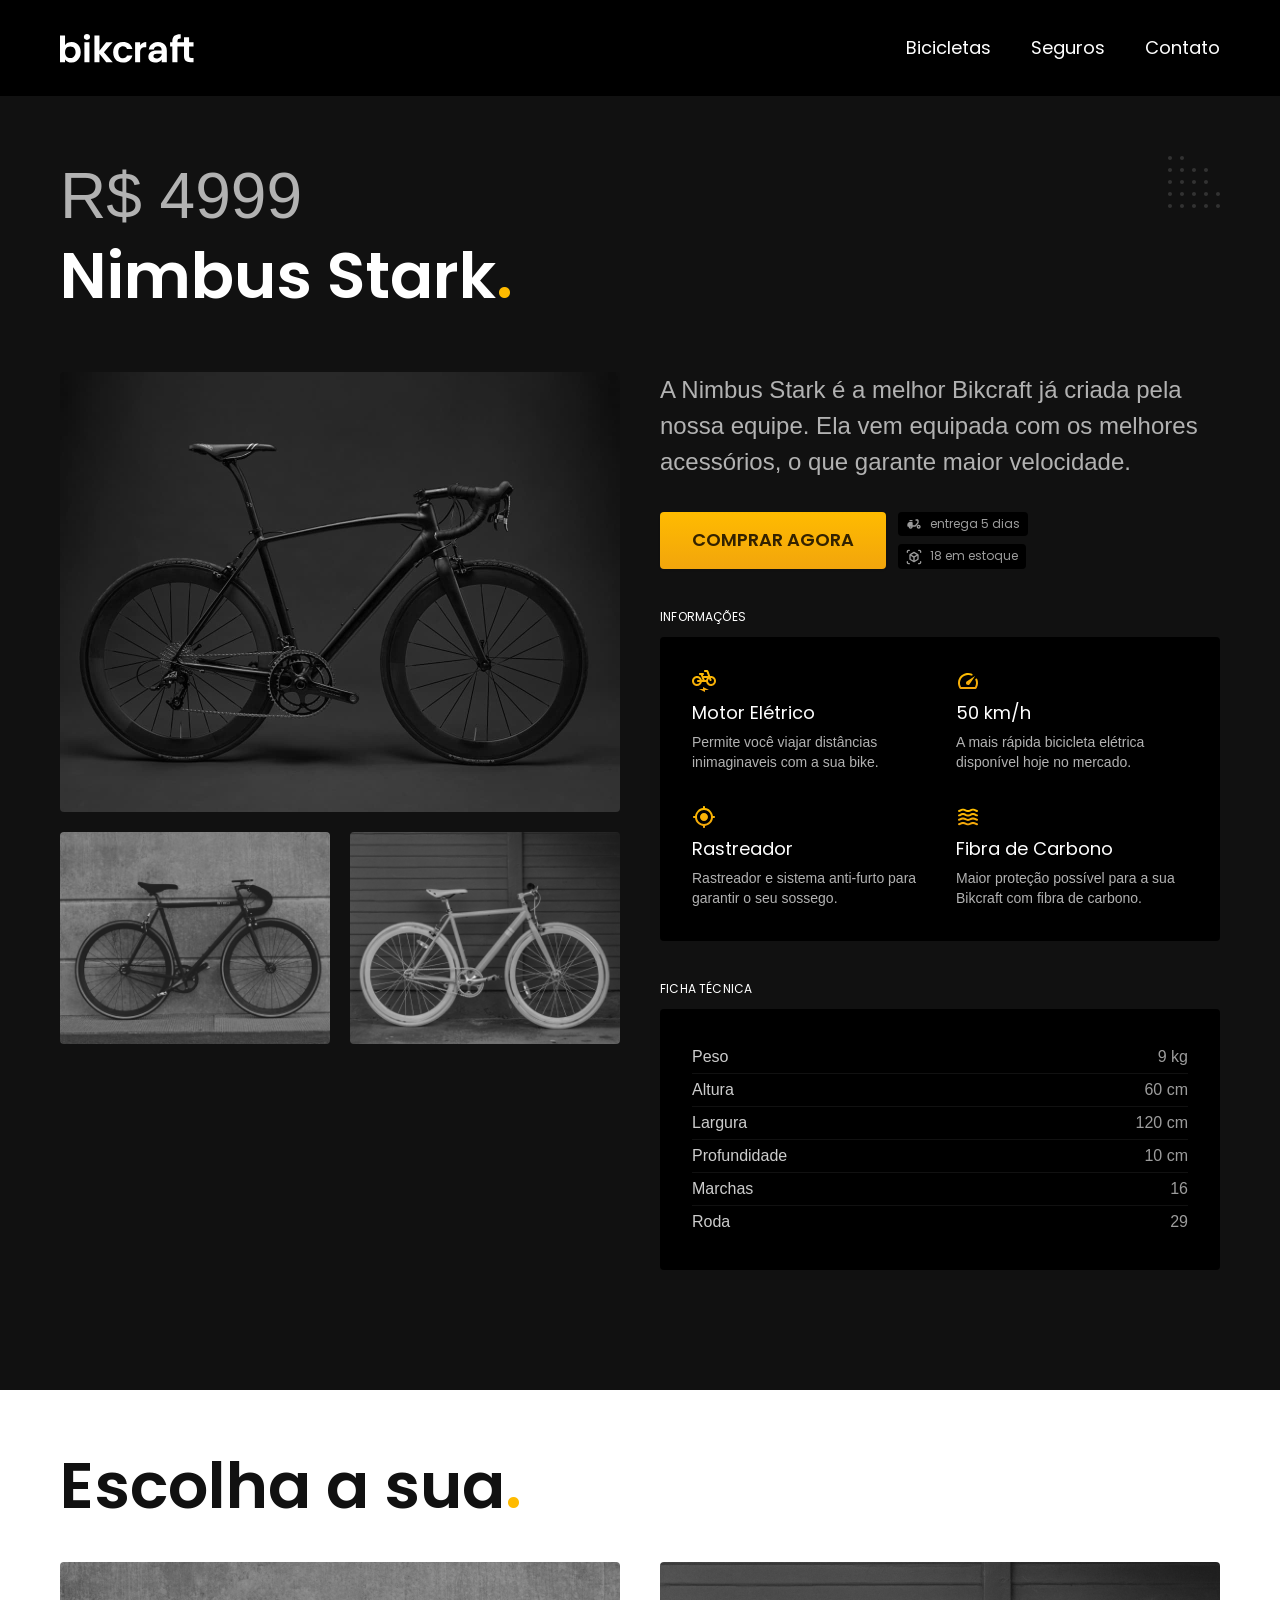
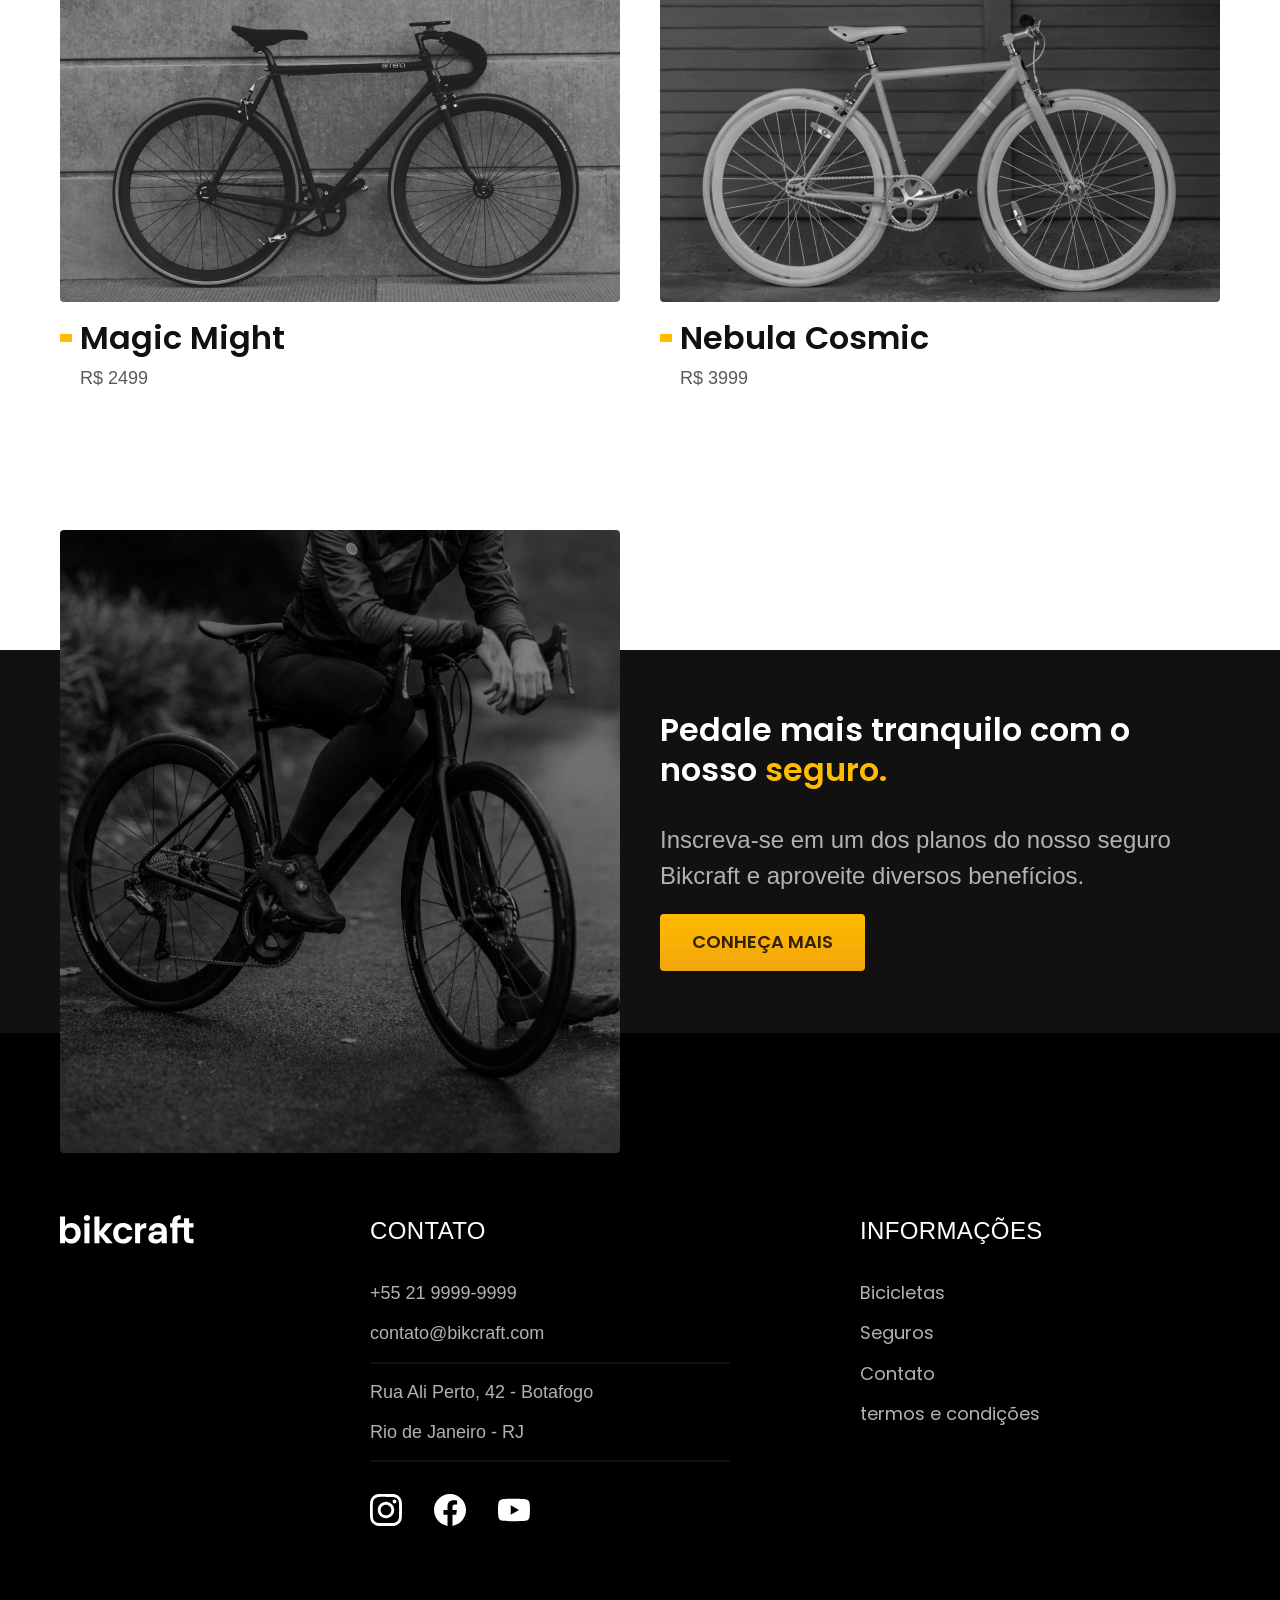
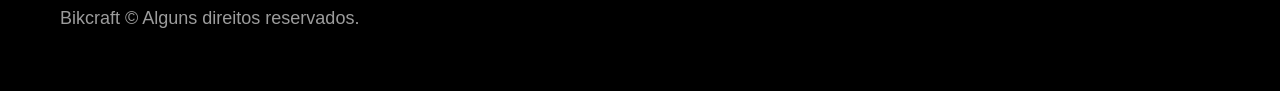
<file: bicicletas/nimbus.html>
<!DOCTYPE html>
<html lang="pt-br">

<head>
    <meta charset="UTF-8">
    <meta name="viewport" content="width=device-width, initial-scale=1.0">
    <title>Nimbus Bikcraft</title>
    <meta name="description" content="Nimbus.">

    <link rel="icon" href="../favicon.svg" type="image/svg+xml">
    <link rel="stylesheet" href="../css/style.min.css">

    <link rel="preconnect" href="https://fonts.googleapis.com">
    <link rel="preconnect" href="https://fonts.gstatic.com" crossorigin>
    <link href="https://fonts.googleapis.com/css2?family=Merriweather:ital,
    wght@1, 900&family=Poppins:wght@400;600& family=Roboto:wght@400;500&
    display=swap" rel="stylesheet">

 <script>document.documentElement.classList.add('js');</script>
</head>
<body id="bicicleta">
    <header class="header-bg">
        <div class="header container">
        <a href="../">
            <img src="../img/bikcraft.svg" alt="Bikcraft">
        </a>

        <nav aria-label="primaria">
            <ul class="header-menu font-1-m cor-0">
                <li><a href="../bicicletas.html">Bicicletas</a></li>
                <li><a href="../seguros.html">Seguros</a></li>
                <li><a href="../contato.html">Contato</a></li>
            </ul>
        </nav>
        </div>
    </header>

    <main class="titulo-bg">
        <div>
            <div class="titulo container">
                <p class="font-2-xl cor-5">R$ 4999</p>
                <h1 class="font-1-xxl cor-0">Nimbus Stark<span class="cor-p1">.</span></h1>
            </div> 
        </div>

        <div class="bicicleta container">
            <div class="bicicleta-imagens">
                <img src="../img/bicicleta/nimbus1.jpg" alt="">
                <img src="../img/bicicleta/nimbus2.jpg" alt="">
                <img src="../img/bicicleta/nimbus3.jpg" alt="">
            </div>
            <div class="bicicleta-conteudo">
                <p class="font-2-l cor-5">A Nimbus Stark é a melhor Bikcraft já criada pela nossa equipe. Ela vem equipada com os melhores acessórios,
                     o que garante maior velocidade.</p>
                     <div class="bicicleta-comprar">
                        <a class="botao" href="../orcamento.html?tipo=bikcraft&produto=nimbus">Comprar agora</a>
                        <span class="font-1-xs cor-6"><img src="../img/icones/entrega.svg">
                            entrega 5 dias</span>
                         <span class="font-1-xs cor-6"><img src="../img/icones/estoque.svg">
                            18 em estoque</span>
                     </div>

            <h2 class="font-1-xs cor-0">Informações</h2>
            <ul class="bicicleta-informacoes">
                <li>
                    <img src="../img/icones/eletrica.svg" alt="">
                    <h3 class="font-1-m cor-0">Motor Elétrico</h3>
                    <p class="font-2-xs cor-5">Permite você viajar distâncias inimaginaveis com a sua bike.</p>
                </li>
                <li>
                    <img src="../img/icones/velocidade.svg" alt="">
                    <h3 class="font-1-m cor-0">50 km/h</h3>
                    <p class="font-2-xs cor-5">A mais rápida bicicleta elétrica disponível hoje no mercado.</p>
                </li>
                <li>
                    <img src="../img/icones/rastreador.svg" alt="">
                    <h3 class="font-1-m cor-0">Rastreador</h3>
                    <p class="font-2-xs cor-5">Rastreador e sistema anti-furto para garantir o seu sossego.</p>
                </li>
                <li>
                    <img src="../img/icones/carbono.svg" alt="">
                    <h3 class="font-1-m cor-0">Fibra de Carbono</h3>
                    <p class="font-2-xs cor-5">Maior proteção possível para a sua Bikcraft com fibra de carbono.</p>
                </li>
            </ul>
            <h2 class="font-1-xs cor-0">Ficha Técnica</h2>
            <ul class="bicicleta-ficha font-2-s cor-4">
                <li>Peso <span>9 kg</span></li>
                <li>Altura <span>60 cm</span></li>
                <li>Largura <span>120 cm</span></li>
                <li>Profundidade <span>10 cm</span></li>
                <li>Marchas <span>16</span></li>
                <li>Roda <span>29</span></li>
            </ul>
            </div>
        </div>
    </main>

     <article class="bicicletas-lista container">
    <h2 class="font-1-xxl">Escolha a sua<span class="cor-p1">.</span></h2>

    <ul>
        <li>
            <a href="./magic.html">
                <img src="../img/bicicletas/magic.jpg" alt="bicicleta preta">
                <h3 class="font-1-xl">Magic Might</h3>
                <span class="font-2-m cor-8">R$ 2499</span>
            </a>
        </li>
        <li>
            <a href="./nebula.html">
                <img src="../img/bicicletas/nebula.jpg" alt="bicicleta preta">
                <h3 class="font-1-xl">Nebula Cosmic</h3>
                <span class="font-2-m cor-8">R$ 3999</span>
            </a>
        </li>
    </ul>
    </article>

    <article class="seguro-bg">
        <div class="seguro container">
            <div class="seguro-imagem">
                <img src="../img/fotos/seguros.jpg" alt="Pessoa parada encima de uma bicicleta">
            </div>
            <div class="seguro-conteudo">
                <h2 class="font-1-xl cor-0">Pedale mais tranquilo com o nosso <span class="cor-p1">seguro.</span></h2>
                <p class="font-2-l cor-5">Inscreva-se em um dos planos do nosso seguro Bikcraft e aproveite diversos benefícios.</p>
                <a class="botao" href="../seguros.html">Conheça Mais</a>
            </div>
        </div>
    </article>


    <footer class="footer-bg">
        <div class="footer container">
            <img src="../img/bikcraft.svg" alt="Bikcraft">
            <div class="footer-contato">
                <h3 class="font-2-l-b cor-0">Contato</h3>
                <ul class="font-2-m cor-5">
                    <li><a href="tel:+552199999999">+55 21 9999-9999</a></li>
                    <li><a href="mailto:contato@bikcraft.com">contato@bikcraft.com</a></li>
                    <li>Rua Ali Perto, 42 - Botafogo</li>
                    <li>Rio de Janeiro - RJ</li>
                </ul>
                <div class="footer-redes">
                    <a href="../">
                        <img src="../img/redes/instagram.svg" alt="instagram">
                    </a>
                    <a href="../">
                        <img src="../img/redes/facebook.svg" alt="Facebook">
                    </a>
                    <a href="../">
                        <img src="../img/redes/youtube.svg" alt="Youtube">
                    </a>
                </div>
            </div>
                <div class="footer-informacoes">
                    <h3 class="font-2-l-b cor-0">Informações</h3>
                    <nav>
                        <ul class="font-1-m cor-5">
                            <li><a href="../bicicletas.html">Bicicletas</a></li>
                            <li><a href="../seguros.html">Seguros</a></li>
                            <li><a href="../contato.html">Contato</a></li>
                            <li><a href="../termos.html">termos e condições</a></li>
                        </ul>
                    </nav>
            </div>
            <p class="footer-copy font-2-m cor-6">Bikcraft © Alguns direitos reservados.</p>
        </div>
    </footer>

    <script src="../js/script.js"></script>
</body>

</html>
</file>
<file: css/style.min.css>
body{margin:0;font-family:Arial,Helvetica,sans-serif;color:#111}blockquote,dd,h1,h2,h3,h4,p,ul{margin:0}ul{padding:0;list-style:none}a{text-decoration:none;color:inherit}img{max-width:100%;height:auto;display:block}img[src$=".jpg"]{border-radius:4px}.font-1-xs{font:400 0.75rem/1.35 Poppins,sans-serif}.font-2-xs{font:400 0.875rem/1.42 Roboto,sans-serif}.font-1-s{font:400 1rem/1.5 Poppins,sans-serif}.font-2-s{font:400 1rem/1.5 Roboto,sans-serif}.font-1-m,.font-1-m-b{font:400 1.125rem/1.35 Poppins,sans-serif}.font-1-m-b{font-weight:600}.font-2-m{font:500 1.125rem/1.35 Roboto,sans-serif}.font-1-l{font:400 1.5rem/1.5 Poppins,sans-serif}.font-2-l,.font-2-l-b{font:400 1.5rem/1.5 Roboto,sans-serif}.font-2-l-b{font-weight:500;letter-spacing:.015em;text-transform:uppercase}.font-1-xl{font:600 2rem/1.25 Poppins,sans-serif}.font-2-xl{font:500 4rem/1.25 Roboto,sans-serif}.font-1-xxl{font:600 4rem/1.125 Poppins,sans-serif}@media (max-width:1200px){.font-1-xxl{font-size:3rem}.font-2-l,.font-2-l-b{font-size:1.125rem}}@media (max-width:800px){.font-1-xxl{font-size:2rem}.font-1-xl,.font-2-xl{font-size:1.5rem}}:root{--cor-0:#ffffff;--cor-1:#F7F7F7;--cor-2:#EDEDED;--cor-3:#DEDEDE;--cor-4:#CCCCCC;--cor-5:#b2b2b2;--cor-6:#9C9C9C;--cor-7:#717171;--cor-8:#595959;--cor-9:#404040;--cor-10:#2e2e2e;--cor-11:#111111;--cor-12:#000000;--cor-p1:#ffbb00;--cor-p2:#E5A40B;--cor-p3:#A66E00;--cor-p4:#664400;--cor-p5:#332200}.cor-0{color:var(--cor-0)}.cor-1{color:var(--cor-1)}.cor-2{color:var(--cor-2)}.cor-3{color:var(--cor-3)}.cor-4{color:var(--cor-4)}.cor-5{color:var(--cor-5)}.cor-6{color:var(--cor-6)}.cor-7{color:var(--cor-7)}.cor-8{color:var(--cor-8)}.cor-9{color:var(--cor-9)}.cor-10{color:var(--cor-10)}.cor-11{color:var(--cor-11)}.cor-12{color:var(--cor-12)}.cor-p1{color:var(--cor-p1)}.cor-p2{color:var(--cor-p2)}.cor-p3{color:var(--cor-p3)}.cor-p4{color:var(--cor-p4)}.cor-p5{color:var(--cor-p5)}.js .fadeInDown{transform:translate3d(0,-20px,0)}.js .fadeInUp{transform:translate3d(0,20px,0)}.js .fadeInRight{transform:translate3d(20px,0,0)}.js .fadeInLeft{transform:translate3d(-20px,0,0)}.js [data-anime]{opacity:0}.js .anime{opacity:1;transform:none;transition:transform .8s,opacity .8s}.header-bg{background-color:var(--cor-12)}.header{display:flex;flex-wrap:wrap;gap:20px;justify-content:space-between;align-items:center;padding-top:20px;padding-bottom:20px}.header-menu{display:flex;flex-wrap:wrap;gap:40px}.header-menu a{display:inline-block;padding:16px 0;position:relative}.header-menu a:after{content:"";display:block;height:2px;width:0;background:var(--cor-0);margin-top:4px;transition:.3s;position:absolute}.header-menu a.ativo::after,.header-menu a:hover::after{width:100%}@media (max-width:800px){.header-menu{gap:20px}.header-menu a{background:var(--cor-11);padding:12px 16px;border-radius:4px}.header-menu a:hover{background-color:var(--cor-10)}.header a:after{display:none}}@media (max-width:600px){.header-menu{gap:12px}.header-menu a{padding:8px 12px;font-size:14px}}.footer-bg{background-color:var(--cor-12)}.footer{display:grid;grid-template-columns:3fr 5fr 4fr;gap:40px;padding-top:60px;padding-bottom:60px}.footer h3{margin-bottom:32px}.footer-contato ul{margin-bottom:32px}.footer-contato li:nth-child(2n):after{content:"";display:block;max-width:360px;height:2px;background:var(--cor-11);margin-top:16px}.footer li{margin-bottom:16px}.footer-redes{display:flex;gap:32px}.footer a:hover{color:var(--cor-0)}.footer-copy{grid-column:1/-1;margin-top:40px}@media (max-width:800px){.footer>img{display:none}.footer{grid-template-columns:1fr 1fr}}@media (max-width:600px){.footer{grid-template-columns:1fr;gap:60px}.footer-copy{margin-top:0}}.container{box-sizing:border-box;max-width:1200px;padding-left:20px;padding-right:20px;margin-left:auto;margin-right:auto}.botao{display:inline-block;padding:16px 32px;background:linear-gradient(#fb0 ,#f2a50c);border-radius:4px;box-shadow:0 1px 2px rgba(0,0,0,.1);text-transform:uppercase;color:var(--cor-p5);font:600 1.125rem/1.35 Poppins,sans-serif;max-width:max-content;border:none;cursor:pointer}.botao:hover{background:linear-gradient(#ffb60d ,#e59317)}.botao.secundario{background:var(--cor-10);color:var(--cor-2)}.botao.secundario:hover{background:var(--cor-9)}.botao.seta{display:flex;align-items:center}.botao.seta::after{content:"";display:inline-block;width:18px;height:10px;margin-left:12px;background:url("../img/icones/seta.svg");transition:transform .2s}.botao.seta:hover::after{transform:translateX(4px)}@media (max-width:600px){.botao{padding:12px 16px;font-size:1rem}}.link{display:inline-block;color:var(--cor-p1);font:500 1.5rem/1.5 Poppins,sans-serif;text-transform:uppercase}.link::after{content:"";display:block;width:100%;height:4px;background-color:currentColor}.link:hover{color:var(--cor-0)}.titulo-bg{padding-top:60px;padding-bottom:60px;background-color:var(--cor-11)}.titulo{background:url('../img/dec/top-right.svg') no-repeat top right 20px}.titulo p{margin-bottom:4px}@media (max-width:800px){.titulo-bg{padding-top:40px;padding-bottom:40px}.titulo p{font-size:1rem;text-transform:lowercase;font-weight:400}}.form{display:grid;grid-template-columns:1fr 1fr;gap:20px}.form label{display:block;font:400 1rem/1.5 Poppins,sans-serif;margin-bottom:4px}.form .col-2{grid-column:span 2}.form input[type=email],.form input[type=text],.form textarea{font:400 1rem/1.5 Roboto,sans-serif;background:var(--cor-1);border:1px solid var(--cor-2);padding:12px;border-radius:4px;width:100%;box-sizing:border-box}.form input[type=email]:focus,.form input[type=text]:focus,.form textarea:focus{outline:0;background-color:var(--cor-p1);background:var(--cor-0);box-shadow:0 0 0 2px #fea}@media (max-width:600px){.form{grid-template-columns:1fr}.form .col-2{grid-column:1}}.introducao-bg{background:var(--cor-12) url(../img/dec/bottom-left.svg) no-repeat bottom 160px left 40px;box-shadow:inset 0 -120px var(--cor-0)}.introducao{display:grid;grid-template-columns:1fr 1fr;gap:0 40px}.introducao-conteudo{align-self:end;padding-bottom:200px}.introducao img{width:100%;height:100%;object-fit:cover;border-radius:4px}.introducao h1{margin-bottom:32px}.introducao p{margin-bottom:20px}@media (max-width:800px){.introducao-bg{background:var(--cor-11);padding-top:40px;box-shadow:inset 0 -60px var(--cor-0)}.introducao{grid-template-columns:1fr;gap:32px}.introducao-conteudo{padding-bottom:0}.introducao h1{margin-bottom:16px}.introducao img{height:300px;width:100%}}.tecnologia-bg{background-color:var(--cor-11);box-shadow:inset 0 80px var(--cor-0),inset 0 -80px var(--cor-0)}.tecnologia{display:grid;grid-template-columns:1fr 1fr;gap:40px}.tecnologia-imagem img{width:100%;height:100%;object-fit:cover;object-position:left}.tecnologia-conteudo{padding-top:160px;padding-bottom:160px}.tecnologia-conteudo>span{display:block;margin-bottom:20px}.tecnologia-conteudo h2{margin-bottom:32px}.tecnologia-conteudo>p{margin-bottom:20px}.tecnologia a{margin-bottom:80px}.tecnologia-vantagens{display:flex;gap:40px}.tecnologia-vantagens h3{margin-bottom:8px;width:max-content}.tecnologia-vantagens img{width:24px;margin-bottom:8px}@media (max-width:800px){.tecnologia-bg{box-shadow:initial}.tecnologia{grid-template-columns:1fr}.tecnologia-conteudo{padding-top:60px;padding-bottom:60px}.tecnologia-imagem{display:none}.tecnologia a{margin-bottom:60px}}@media (max-width:600px){.tecnologia-vantagens{flex-direction:column}}.parceiros{padding-top:60px;padding-bottom:120px}.parceiros h2{margin-bottom:60px}.parceiros ul{padding:0 20px;max-width:1400px;display:grid;grid-template-columns:repeat(4,1fr);margin:0 auto}.parceiros li{display:flex;padding:32px;border-left:2px solid var(--cor-2)}.parceiros img{margin:auto}.parceiros li:first-child,.parceiros li:nth-child(5){border-left:none}.parceiros li:nth-child(n+5){border-top:2px solid var(--cor-2)}@media (max-width:800px){.parceiros{padding-bottom:60px}.parceiros li{padding:20px}.parceiros h2{padding-bottom:20px}.parceiros ul{grid-template-columns:repeat(2,1fr)}.parceiros li:nth-child(n+3){border-top:2px solid var(--cor-2)}.parceiros li:nth-child(odd){border-left:none}}.depoimento{display:grid;grid-template-columns:1fr 1fr;background-color:var(--cor-p1);overflow:hidden}.depoimento img{width:100%;height:100%;object-fit:cover;border-radius:0}.depoimento-conteudo{padding:40px 40px 80px 80px;align-self:end;background:url('../img/dec/bottom-right-p.svg') no-repeat bottom 40px right 40px}.depoimento-conteudo p{max-width:32ch;font-family:Merriweather,serif;font-style:italic;font-weight:900;margin-bottom:32px;position:relative}.depoimento p::after,.depoimento p::before{font-size:5rem;color:var(--cor-p2);position:absolute}.depoimento p::before{content:"“";left:-50px;top:-20px}.depoimento p::after{content:"”"}@media (min-width:1200px){.depoimento img{max-height:520px}}@media (max-width:800px){.depoimento{grid-template-columns:1fr;text-align:center}.depoimento img{max-height:200px}.depoimento-conteudo{padding:40px 20px;justify-self:center}}.bicicletas-lista{padding-top:60px;padding-bottom:120px}.bicicletas-lista h2{margin-bottom:40px}.bicicletas-lista ul{display:flex;gap:40px;padding:0 20px 20px 20px;max-width:1400px;margin-left:auto;margin-right:auto;overflow-x:auto}#bicicleta .bicicletas-lista ul{padding:0 0 20px 0}.bicicletas-lista li{flex:1;min-width:280px}.bicicletas-lista a{display:block}.bicicletas-lista img{margin-bottom:16px}.bicicletas-lista h3{margin-bottom:8px;display:flex;align-items:center}.bicicletas-lista h3::before{content:"";display:inline-block;height:8px;width:12px;margin-right:8px;background-color:var(--cor-p1);transition:width .2s}.bicicletas-lista a:hover h3::before{width:24px}.bicicletas-lista li span{padding-left:20px}@media (max-width:800px){.bicicletas-lista{padding-bottom:60px}.bicicletas-lista ul{gap:20px}}.bicicletas-bg{background:linear-gradient(to right,var(--cor-0) 30%,var(--cor-11) 0)}.bicicletas{display:grid;grid-template-columns:1fr 1fr;gap:40px;padding-top:60px;padding-bottom:60px;background:url('../img/dec/top-right.svg') no-repeat top 40px right 20px}.bicicletas-imagem{display:grid}.bicicletas-imagem img{grid-area:1/1}.bicicletas-imagem span{grid-area:1/1;place-self:start end;margin-top:20px;background:var(--cor-12);display:inline-block;padding:8px 16px 8px 8px;border-radius:4px 0 0 4px}.bicicletas-conteudo{display:grid;grid-template-columns:1fr auto;align-content:start}.bicicletas h2,.bicicletas p{grid-column:1/-1}.bicicletas h2{margin-bottom:20px}.bicicletas h2::before{content:"";display:block;width:12px;height:8px;background-color:var(--cor-p1);margin-bottom:8px}.bicicletas p{margin-bottom:32px}.bicicletas a{place-self:end}.bicicletas li{display:flex;align-items:center}.bicicletas ul{display:grid;gap:16px}.bicicletas-conteudo img{width:24px;margin-right:8px}@media (max-width:800px){.bicicletas-bg{background:var(--cor-11)}.bicicletas{grid-template-columns:1fr;gap:20px;padding-top:40px;padding-bottom:40px}}@media (max-width:600px){.bicicletas-conteudo{grid-template-columns:1fr}.bicicletas ul{font-size:1rem;grid-template-columns:1fr 1fr;margin-bottom:32px}.bicicletas a{place-self:start}}.bicicleta{display:grid;grid-template-columns:1fr 1fr;align-items:start;gap:40px;padding-top:60px;padding-bottom:60px}#bicicleta .titulo p{text-transform:uppercase}.bicicleta-imagens{display:flex;flex-wrap:wrap;gap:20px}.bicicleta-imagens img{flex:1;min-width:200px}.bicicleta-imagens img:first-child{min-width:100%}.bicicleta-conteudo>p{margin-bottom:32px}.bicicleta-comprar{display:grid;grid-template-columns:max-content auto;align-items:center;justify-items:start;gap:8px 12px;margin-bottom:40px}.bicicleta-comprar a{grid-row:span 2}.bicicleta-comprar span{display:flex;align-items:center;background-color:var(--cor-12);gap:8px;padding:4px 8px;border-radius:4px}.bicicleta-conteudo h2{text-transform:uppercase;letter-spacing:.015em;margin-bottom:12px}.bicicleta-ficha,.bicicleta-informacoes{padding:32px;background-color:var(--cor-12);border-radius:4px}.bicicleta-informacoes{margin-bottom:40px;display:grid;grid-template-columns:1fr 1fr;gap:32px}.bicicleta-informacoes img{width:24px;margin-bottom:8px}.bicicleta-informacoes h3{margin-bottom:8px}.bicicleta-ficha li{padding:4px 0;display:flex;justify-content:space-between;border-bottom:1px solid var(--cor-11)}.bicicleta-ficha li:last-child{border-bottom:none}.bicicleta-ficha span{color:var(--cor-6)}@media (max-width:800px){.bicicleta{grid-template-columns:1fr;padding-top:40px;padding-bottom:40px}.bicicleta-imagens{grid-row:2}}@media (max-width:400px){.bicicleta-informacoes{grid-template-columns:1fr}.bicicleta-comprar{grid-template-columns:1fr}}.seguro-bg{background-color:var(--cor-11);box-shadow:inset 0 120px var(--cor-0),inset 0 -120px var(--cor-12)}.seguro{display:grid;grid-template-columns:1fr 1fr;gap:40px}.seguro-imagem img{width:100%;height:100%;object-fit:cover}.seguro-conteudo{padding-top:180px;padding-bottom:180px}.seguro h2{margin-bottom:32px}.seguro p{margin-bottom:20px}@media (max-width:800px){.seguro-bg{box-shadow:inset 0 -60px var(--cor-12)}.seguro{grid-template-columns:1fr}.seguro-conteudo{grid-row:1;padding-top:40px;padding-bottom:0}}.seguros-bg{background:var(--cor-11)}.seguros{padding-top:60px;padding-bottom:60px;display:grid;grid-template-columns:1fr 1fr;gap:40px;align-items:center}#seguros .seguros{padding-top:0}.seguros h2{grid-column:1/-1}.seguros-item{background-color:var(--cor-12);padding:32px 32px 32px 60px;display:grid;grid-template-columns:1fr auto;border-radius:4px}.seguros-item h3{margin-bottom:40px}.seguros-item span{grid-column:2;display:block;text-align:right}.seguros-item ul{grid-column:1/-1;margin-bottom:32px}.seguros-item li{display:flex;align-items:center;position:relative}.seguros-item li+li{margin-top:20px}.seguros-item li::before{content:"";display:block;width:13px;height:9px;background-image:url(../img/icones/lista.svg);position:absolute;left:-21px}.seguros-item a{grid-column:1/-1}@media (max-width:800px){.seguros{grid-template-columns:1fr}}.vantagens-bg{background-color:var(--cor-12)}.vantagens{padding-top:120px;padding-bottom:120px}.vantagens h2{margin-bottom:60px}.vantagens ul{display:grid;grid-template-columns:repeat(auto-fit,minmax(280px,max-content));gap:40px 80px}.vantagens h3,.vantagens img{margin-bottom:8px}@media (max-width:800px){.vantagens{padding-top:60px;padding-bottom:60px}.vantagens h2{margin-bottom:40px}.vantagens ul{gap:20px}}.perguntas{padding-bottom:120px;padding-bottom:120px}.perguntas h2{margin-bottom:60px}.perguntas dl>div{padding:20px;border-radius:4px}.perguntas dl>div:nth-child(odd){background-color:var(--cor-1)}.perguntas button{display:grid;grid-template-columns:auto 1fr auto;align-items:center;gap:8px;cursor:pointer;border:none;background:0 0;width:100%;text-align:left}.perguntas button::before{content:"";display:inline-block;width:12px;height:8px;background-color:var(--cor-p1)}.perguntas button::after{content:"";display:inline-block;width:14px;height:6px;background:url(../img/icones/seta-abrir.svg);transition:.3s}.perguntas button:hover::after,.perguntas button[aria-expanded=true]::after{transform:rotate(180deg)}.js .perguntas dd{display:none}.js .perguntas dd.ativa{display:block}.perguntas dd{padding-left:20px;padding-top:16px;max-width:80ch}@media (max-width:800px){.perguntas{padding-top:60px;padding-bottom:60px}.perguntas h2{margin-bottom:40px}}#contato{background:linear-gradient(var(--cor-11) 600px,var(--cor-1) 0)}.contato{display:grid;grid-template-columns:5fr 7fr}.contato-dados,.contato-formulario{padding:60px;box-shadow:0 1px 2px rgba(0,0,0,.1)}.contato-dados{border-radius:5px 0 0 5px;background:var(--cor-12) url('../img/dec/bottom-left.svg') no-repeat bottom 20px left 20px}.contato-formulario{border-radius:0 5px 5px 0;background:var(--cor-0) url('../img/dec/bottom-right.svg') no-repeat bottom 20px right 20px}.contato-dados h2{margin-bottom:60px}.contato-endereco{margin-bottom:32px;padding-left:28px;background:url(../img/icones/local.svg) no-repeat 0 2px}.contato-endereco p{margin-bottom:8px}.contato-meios a{display:block;max-width:max-content;margin-bottom:8px;padding-left:28px}.contato-meios a:hover{color:var(--cor-0)}.contato-meios a:first-child{background:url(../img/icones/email.svg) no-repeat 0 2px}.contato-meios a:nth-child(2){margin-bottom:32px}.contato-meios a:nth-child(3){background:url(../img/icones/telefone.svg) no-repeat 0 2px;margin-bottom:60px}.contato-redes{display:flex;gap:32px;padding-left:28px}@media (max-width:800px){.contato{grid-template-columns:1fr}.contato-dados,.contato-formulario{padding:20px}.contato-dados{border-radius:5px 5px 0 0;background:var(--cor-12)}.contato-formulario{border-radius:0 0 5px 5px}.contato-dados h2,.contato-meios a:nth-child(3){margin-bottom:32px}.contato-redes{margin-bottom:12px}}.lojas{display:grid;grid-template-columns:1fr 1fr;gap:0 40px;padding-top:120px;padding-bottom:120px}.lojas h2{grid-column:1/-1;margin-bottom:60px}.lojas img{border-radius:4px 4px 0 0}.lojas-item{border-radius:4px;background:var(--cor-0);box-shadow:0 1px 2px rgba(0,0,0,.1)}.lojas-conteudo{display:grid;grid-template-columns:1fr 1fr;gap:32px 16px;padding:32px}.lojas-conteudo h3,.lojas-tempo{grid-column:1/-1}.lojas-dados{display:grid;gap:8px;border-left:2px solid var(--cor-2);padding-left:12px}.lojas-tempo{display:flex;align-items:center;gap:8px}@media (max-width:800px){.lojas{gap:20px;padding-top:60px;padding-bottom:60px}.lojas h2{margin-bottom:32px}.lojas-conteudo{grid-template-columns:1fr}}@media (max-width:600px){.lojas{grid-template-columns:1fr}}#orcamento{background:linear-gradient(var(--cor-11) 600px,var(--cor-1) 0)}.orcamento{display:grid;grid-template-columns:5fr 7fr;padding-bottom:120px}.orcamento h2{text-transform:uppercase;position:relative;display:flex;align-items:center}.orcamento h2::before{content:"";display:inline-block;width:4px;height:8px;background-color:var(--cor-p1);position:absolute;left:-12px}.orcamento-dados,.orcamento-produto{padding:60px;box-shadow:0 1px 2px rgba(0,0,0,.1)}.orcamento-produto{border-radius:5px 0 0 5px;background:var(--cor-12) url('../img/dec/bottom-left.svg') no-repeat bottom 20px left 20px;display:grid;grid-template-columns:1fr 1fr;gap:20px;align-content:start}.orcamento-produto>*{grid-column:1/-1}.orcamento-produto>label{grid-column:initial}.orcamento-produto label{font:400 1rem/1.5 Poppins,sans-serif;color:var(--cor-4);background-color:var(--cor-10);padding:12px 16px;border-radius:4px;cursor:pointer;display:grid;grid-template-columns:auto 1fr auto;align-items:center;border:1px solid var(--cor-10)}.orcamento-produto input:checked+label{background:var(--cor-0);color:var(--cor-11)}.orcamento-produto label::before{content:"";display:inline-block;box-sizing:border-box;width:12px;height:12px;border:1px solid var(--cor-6);border-radius:50%;margin-right:8px}.orcamento-produto input:checked+label::before{background-color:var(--cor-7);box-shadow:inset 0 0 0 3px var(--cor-0),inset 0 0 0 6px var(--cor-7)}.orcamento-produto label:hover{background-color:var(--cor-9);background-color:var(--cor-9)}.orcamento-produto input:focus+label{box-shadow:0 0 0 2px var(--cor-p1);border-color:var(--cor-12)}.orcamento-produto label span{display:none}.orcamento-produto input:checked+label span{display:inline}.orcamento-produto input{opacity:0;position:absolute;pointer-events:none}.orcamento-dados{border-radius:0 5px 5px 0;background:var(--cor-0) url('../img/dec/bottom-right.svg') no-repeat bottom 20px right 20px}.orcamento-conteudo{display:none}.orcamento-conteudo h2,.orcamento-dados h2:nth-of-type(n+2){margin-top:20px}#bikcraft:checked~#orcamento-bikcraft,#seguro:checked~#orcamento-seguro{display:grid;gap:20px}.orcamento-detalhes{display:none;background:var(--cor-0);padding:20px;grid-template-columns:1fr 1fr;border-radius:4px;align-items:center}.orcamento-detalhes li{display:flex;align-items:center;margin-bottom:8px}.orcamento-detalhes li img{width:16px;margin-right:8px}.orcamento-produto input:checked+label+.orcamento-detalhes{display:grid}@media (max-width:1200px){.orcamento-dados,.orcamento-produto{padding:32px}}@media (max-width:800px){.orcamento{grid-template-columns:1fr}.orcamento-produto{border-radius:5px 5px 0 0;background:var(--cor-12)}.orcamento-dados{border-radius:0 0 5px 5px}}@media (max-width:400px){.orcamento-produto{grid-template-columns:1fr}}.termos{padding-top:80px;padding-bottom:80px}.termos h2{font-weight:600;margin-bottom:20px}.termos p+h2{margin-top:40px}.termos p{max-width:75ch;margin-bottom:24px}
</file>
